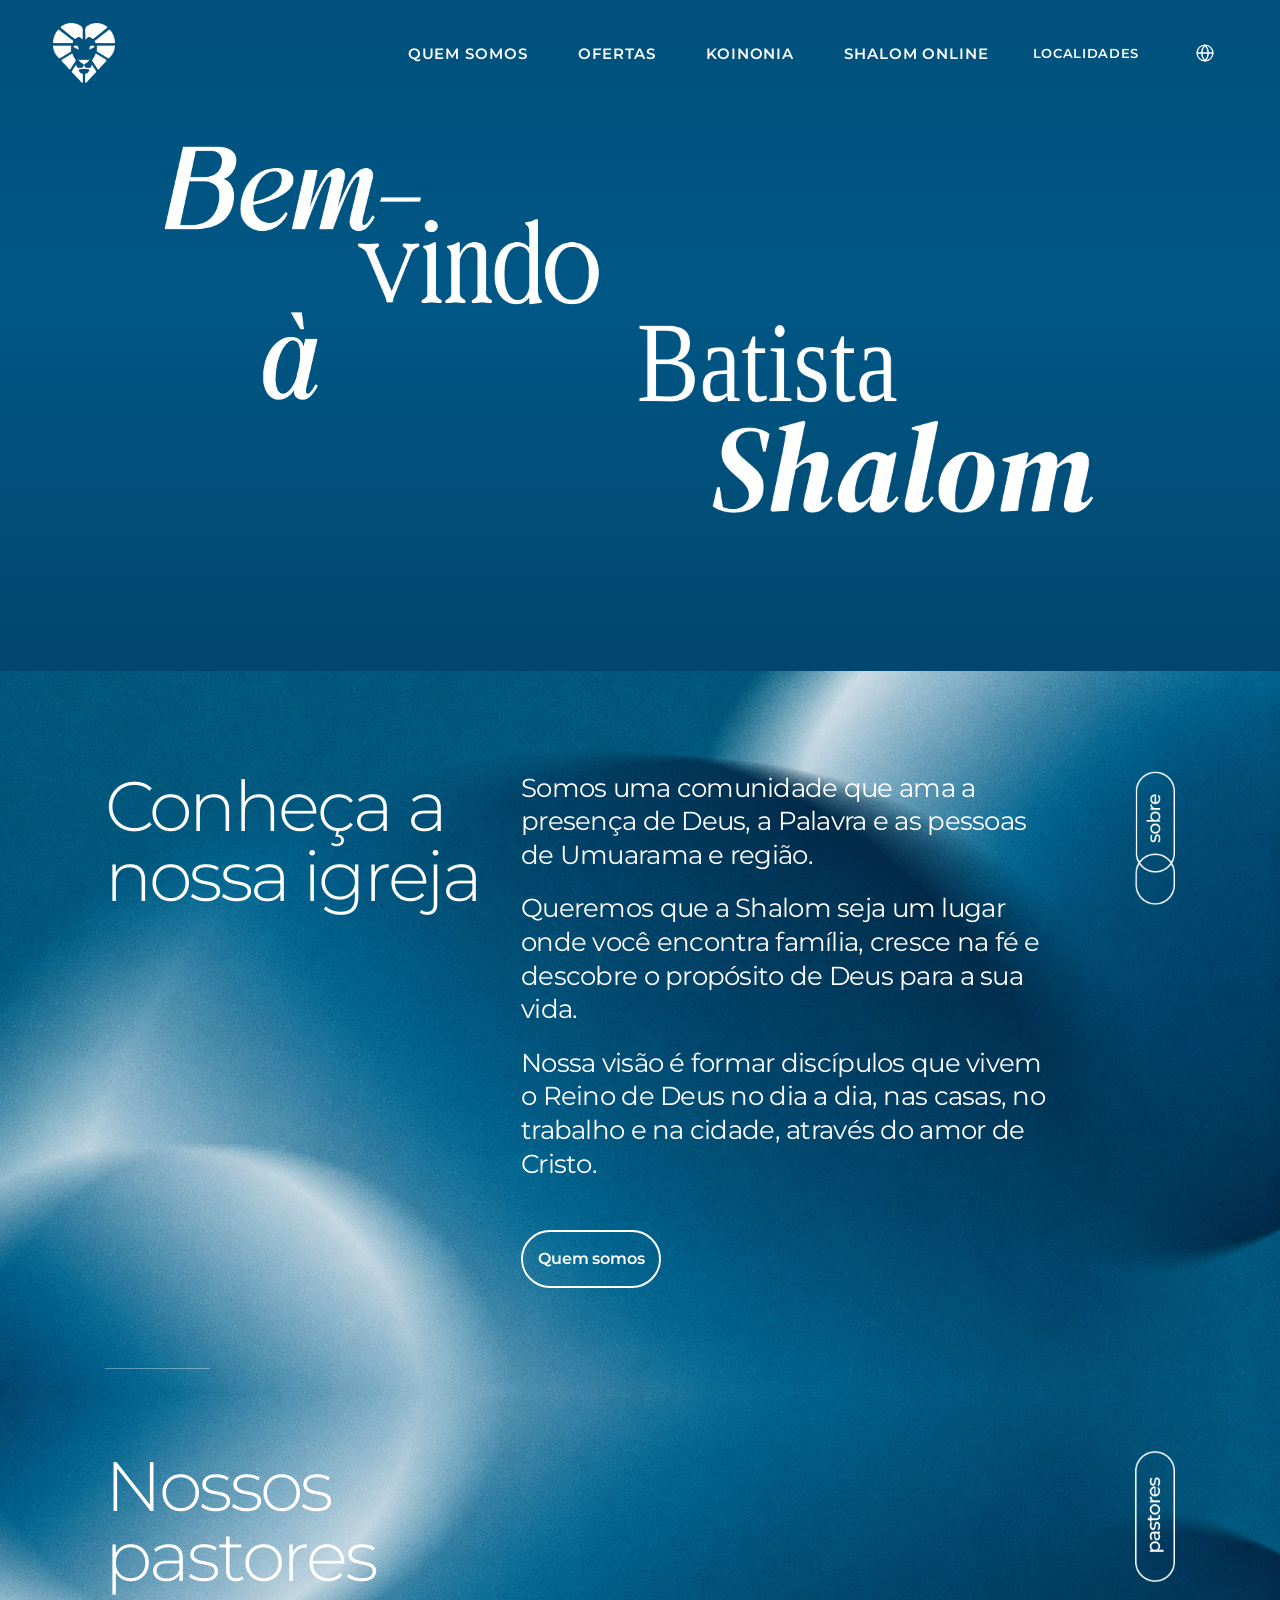
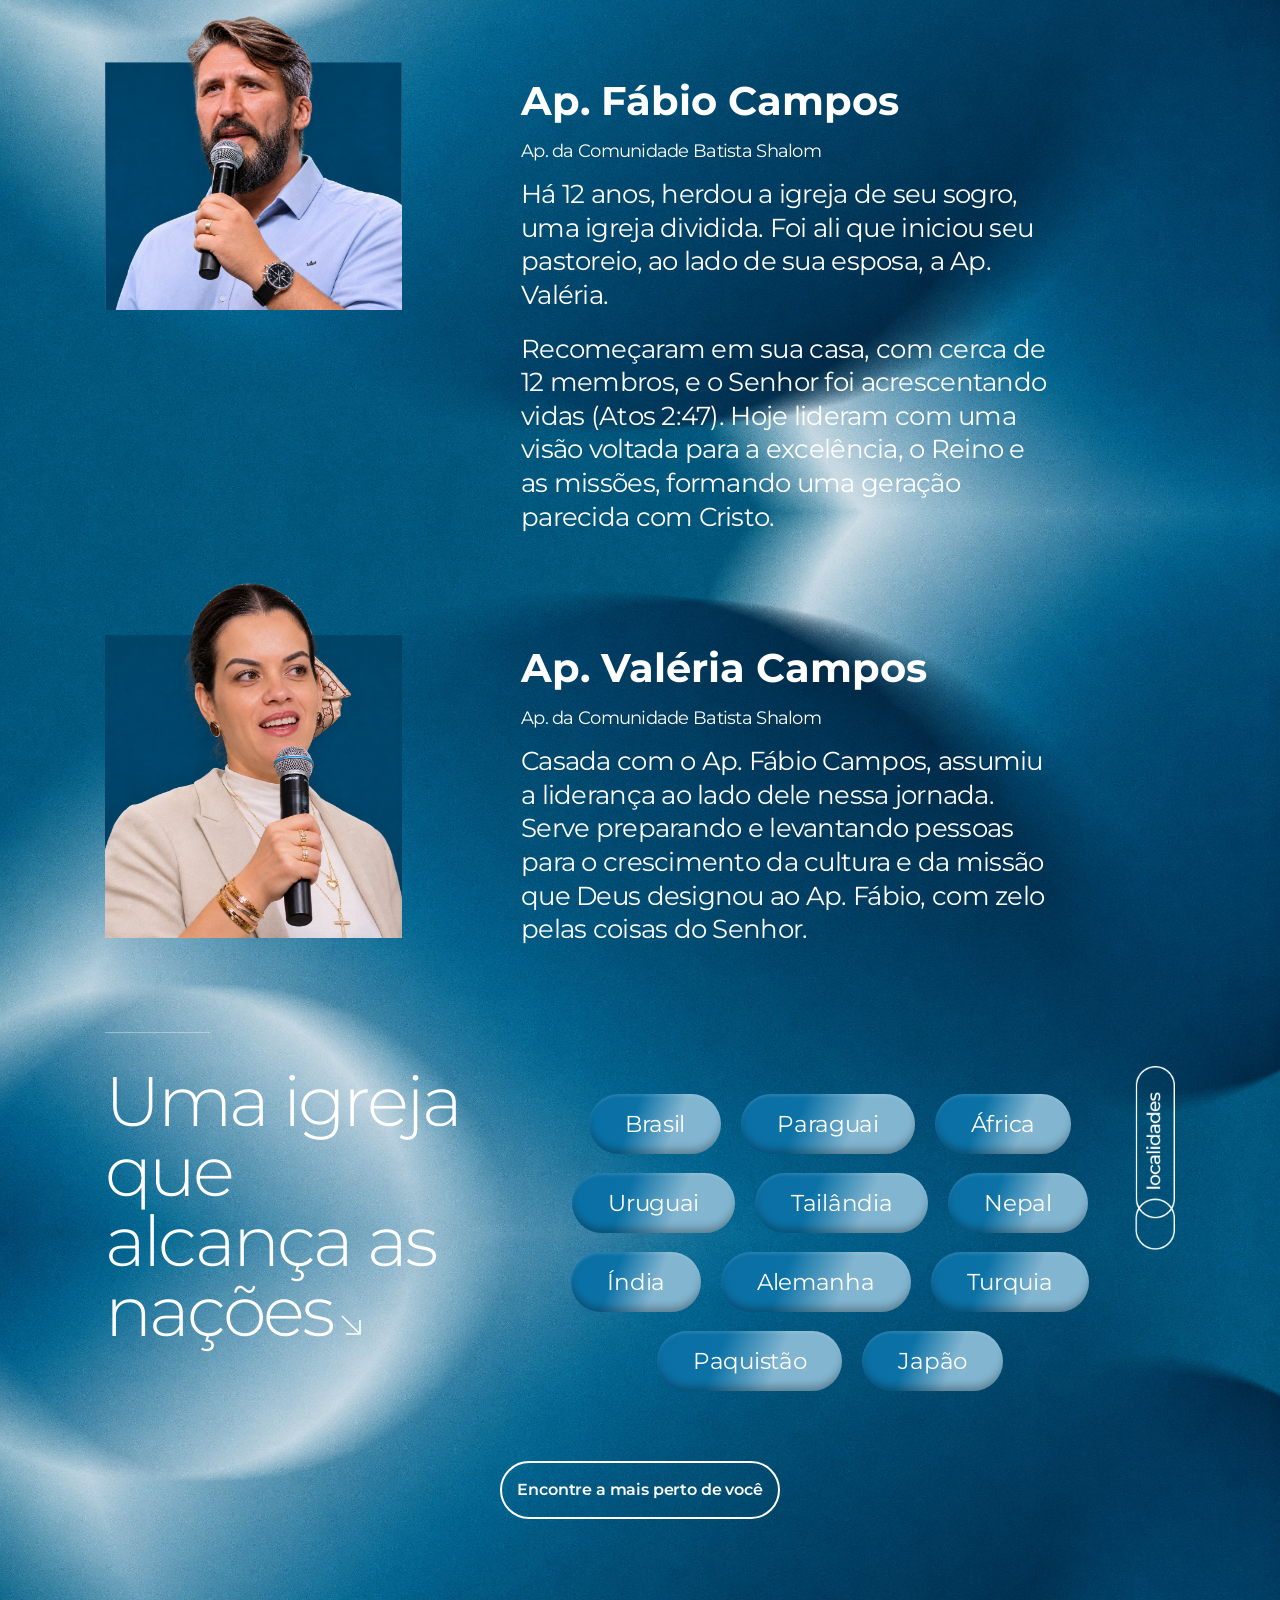
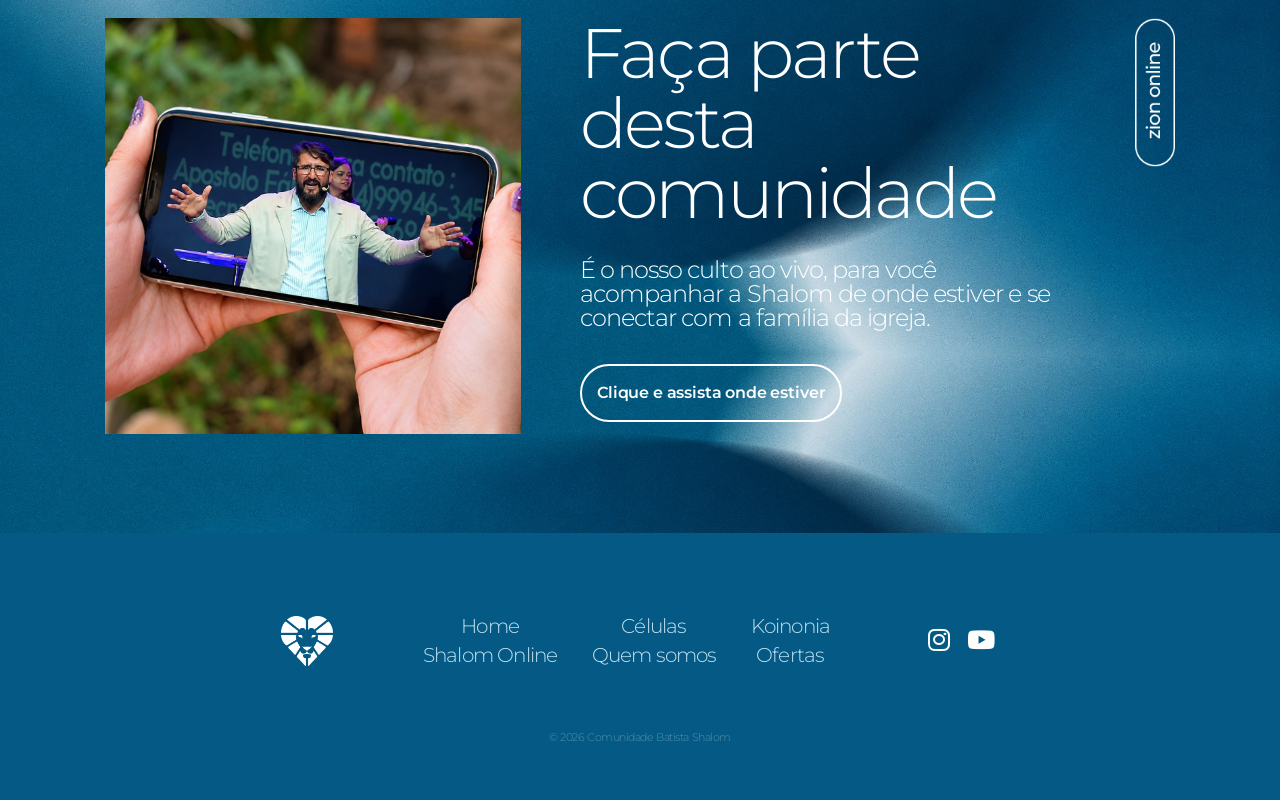
<file: index.html>
<!DOCTYPE html>
<html lang="pt-BR">
<head>
<meta charset="UTF-8">
<meta name="viewport" content="width=device-width, initial-scale=1">
<meta name="robots" content="noindex, nofollow">
<title>Comunidade Batista Shalom - Home</title>
<link rel="icon" type="image/png" href="assets/favicon-branco.png?v=1">
<link rel="preconnect" href="https://fonts.googleapis.com">
<link rel="preconnect" href="https://fonts.gstatic.com" crossorigin>
<link rel="stylesheet" href="https://cdnjs.cloudflare.com/ajax/libs/font-awesome/6.5.2/css/all.min.css">
<link href="https://fonts.googleapis.com/css2?family=Montserrat:wght@300;400;600;700&display=swap" rel="stylesheet">
<link rel="stylesheet" href="assets/site.css?v=blue20">
<style>
/* ═════════════ HERO ═════════════ */
.hero{position:relative;overflow:hidden;padding-bottom:50px}
.hero::before{content:'';display:block;aspect-ratio:1920/931}
.hero__media{position:absolute;inset:0;width:100%;height:100%;object-fit:cover;filter:saturate(.55)}
.hero__tint{position:absolute;inset:0;background:#0b72a8;mix-blend-mode:color;opacity:.92;pointer-events:none}
.hero__shade{position:absolute;inset:0;background:linear-gradient(180deg,rgba(3,40,66,.2) 0%,rgba(3,50,79,.1) 45%,rgba(3,40,66,.4) 100%)}
.hero__title{position:absolute;inset:0 0 50px 0;margin:0;pointer-events:none}
.hero__title picture,.hero__title img{display:block;width:100%;height:100%}

/* ═════════════ SEÇÃO PRINCIPAL ═════════════ */
.main{position:relative;overflow:hidden;background:var(--bg)}
.main__glow{position:absolute;inset:0;pointer-events:none;background:url(assets/bg-shalom-tile.jpg) center top/var(--bgsize) repeat-y}
.block{position:relative;display:flex;align-items:flex-start}

/* A — Conheça */
.sec-a{padding-top:100px}
.sec-a .h2{width:416px;flex-shrink:0}
.sec-a .col{width:534px}
.sec-a .btn{margin-top:50px}
.sec-a .tag{height:134px;top:100px}
.divider--a{margin:80px 0 82px}

/* B — Pastores */
.sec-b .head{position:relative}
.sec-b .head .h2{width:356px}
.sec-b .tag{height:131px}
.pastor{display:flex;align-items:flex-start}
.pastor__img{width:297px;height:358px;flex-shrink:0;margin-right:119px;background:center/cover no-repeat}
.pastor__img--1{background-image:url(assets/pastor-ap.png?v=2);background-size:100% 100%;height:auto!important;aspect-ratio:1000/990!important}
.pastor__img--2{background-image:url(assets/pastora-apv.png);background-size:100% 100%;height:auto!important;aspect-ratio:1000/1196!important}
.pastor__body{width:534px;padding-top:65px}
.pastor__name{display:block;font-size:40px;font-weight:700;line-height:40px;margin-bottom:21px}
.pastor__role{display:block;font-size:18px;font-weight:400;line-height:18px;letter-spacing:-.72px;margin-bottom:17px}
.pastor--1{margin-top:25px}
.pastor--2{margin-top:50px}
.divider--b{margin:86px 0 33px}

/* C — Células */
.sec-c .h2{width:356px;flex-shrink:0;position:relative}
.sec-c .arrow{display:inline-block;width:30px;height:30px;margin-left:4px;vertical-align:-4px}
.pills{position:relative;margin:28px 0 0 110px;width:518px;display:flex;flex-wrap:wrap;justify-content:center;gap:19px 20px}
.pill{position:relative;height:60px;padding:0 36px;display:flex;align-items:center;justify-content:center;border-radius:40px;background:linear-gradient(112deg,#0a6ea3 0%,#0c72a6 34%,#82b5d0 64%,#82b5d0 100%);box-shadow:inset 0 -7px 9px -3px rgba(0,0,0,.32),inset 0 2px 3px rgba(255,255,255,.12);font-size:23px;font-weight:400;letter-spacing:-.3px;color:#fff;white-space:nowrap}
.sec-c .tag{height:184px}
.cta-c{text-align:center;margin-top:70px}
.cta-c .btn{width:280px}
.marquee{display:none}

/* D — Online */
.sec-d{margin-top:99px;padding-bottom:99px}
.sec-d__img{width:416px;height:416px;object-fit:cover;flex-shrink:0;margin-right:59px}
.sec-d .col{width:475px}
.sec-d .h2{margin-bottom:30px}
.sec-d .sub{font-size:24px;font-weight:300;line-height:24px;letter-spacing:-.96px}
.sec-d .btn{margin-top:34px}
.sec-d .tag{height:149px}

/* ═════════════ TABLET (601–1024) ═════════════ */
@media(max-width:1024px){
  .hero{padding-bottom:0}
  .hero__title{inset:0}
  .sec-a{padding-top:50px}
  .sec-a .h2{width:294px}
  .sec-a .col{width:382px}
  .sec-a .tag{height:67px;top:50px}
  .sec-a .btn{margin-left:50px}
  .sec-b{margin-top:0}
  .sec-b .head .h2{width:294px}
  .sec-b .tag{height:65px}
  .pastor__img{width:353px;height:270px;margin:0 29px 0 29px}
  .pastor__body{width:294px;padding-top:47px}
    .pastor--1{margin-top:0}
  .sec-c{margin-top:64px}
  .sec-c .h2{width:382px;font-size:70px}
  .sec-c .arrow{display:block;margin:0;width:40px;height:40px}
  .pills{margin:70px 0 0 -39px;width:353px}
  .pills .pill{padding:0 28px;font-size:21px}
  .sec-c .tag{height:92px}
  .cta-c{margin-top:62px}
  .sec-d{flex-direction:column;align-items:center;margin-top:50px;padding-bottom:50px}
  .sec-d__img{width:500px;height:598px;margin:0}
  .sec-d .col{width:auto;text-align:center}
  .sec-d .col .h2,.sec-d .col .sub{display:none}
  .sec-d .tag{height:74px}
}

/* ═════════════ MOBILE (≤600) ═════════════ */
@media(max-width:600px){
  .hero{padding:0}
  .hero::before{aspect-ratio:375/651}
  .hero__media{object-position:46% 50%}
  .hero__title{inset:auto 0 0 0;aspect-ratio:1080/1741}
  .block{flex-direction:column}
  .sec-a{padding-top:0}
  .sec-a .h2,.sec-a .col,.sec-b .head .h2{width:100%}
  .sec-a .col{margin-top:42px}
  .sec-a .btn{margin:49px auto 0;display:flex;width:190px}
  .sec-a .tag{order:-1}
  .sec-b{margin-top:0}
  .sec-b .head{display:flex;flex-direction:column}
  .sec-b .head .tag{order:-1}
  .pastor{flex-direction:column}
  .pastor__img{width:100%;height:auto;aspect-ratio:290/222;margin:62px 0 0}
  .pastor--2 .pastor__img{margin-top:50px}
  .pastor__body{width:100%;padding-top:47px}
    .pastor__name{font-size:32px;line-height:34px;margin-bottom:14px}
  .sec-c{margin-top:120px}
  .sec-c .tag{order:-1;height:92px!important}
  .sec-c .h2{width:100%;font-size:56px;letter-spacing:-2.24px}
  .sec-c .arrow{display:block;margin:0;width:40px;height:40px}
  .pills{display:none}
  .marquee{display:flex;flex-direction:column;gap:10px;margin:59px -50px 0;width:100vw;overflow:hidden}
  .marquee__row{display:flex;gap:14px;width:max-content;animation:marquee 26s linear infinite}
  .marquee__row:nth-child(2){animation-direction:reverse;animation-duration:30s}
  .marquee__row:nth-child(3){animation-duration:22s}
  .marquee .pill{position:static;height:54px;font-size:21px;padding:0 30px;width:auto!important}
  .cta-c{margin-top:46px}
  .cta-c .btn{width:100%}
  .sec-d{margin-top:50px;align-items:stretch}
  .sec-d .tag{order:-1;height:74px!important}
  .sec-d__img{width:100%;height:auto;aspect-ratio:290/347;margin-top:30px}
  .sec-d .btn{width:100%;margin-top:30px}
}
@keyframes marquee{from{transform:translateX(0)}to{transform:translateX(-50%)}}
@media(prefers-reduced-motion:reduce){.marquee__row{animation:none}}
</style>
</head>
<body>

<div id="site-nav"></div>

<!-- ═════════════ HERO ═════════════ -->
<section class="hero">
  <!-- espaço do vídeo: troque o src quando tiver o vídeo da Shalom -->
  <video class="hero__media" autoplay muted loop playsinline src="assets/VideoHomeShalom.mp4"></video>
  <div class="hero__tint"></div>
  <div class="hero__shade"></div>
  <h1 class="hero__title">
    <picture>
      <source media="(max-width:600px)" srcset="assets/hero-titulo-mobile.png?v=1">
      <img src="assets/hero-titulo.png?v=1" alt="Bem-vindo à Batista Shalom">
    </picture>
  </h1>
</section>

<!-- ═════════════ CONTEÚDO ═════════════ -->
<section class="main">
  <div class="main__glow"></div>
  <div class="wrap">

    <!-- A · Conheça -->
    <div class="block sec-a">
      <img class="tag" src="assets/zion/tag-sobre.png" alt="sobre">
      <h2 class="h2">Conheça a nossa igreja</h2>
      <div class="col">
        <div class="txt">
          <p>Somos uma comunidade que ama a presença de Deus, a Palavra e as pessoas de Umuarama e região.</p>
          <p>Queremos que a Shalom seja um lugar onde você encontra família, cresce na fé e descobre o propósito de Deus para a sua vida.</p>
          <p>Nossa visão é formar discípulos que vivem o Reino de Deus no dia a dia, nas casas, no trabalho e na cidade, através do amor de Cristo.</p>
        </div>
        <a class="btn" href="/quem-somos">Quem somos</a>
      </div>
    </div>

    <div class="divider divider--a"></div>

    <!-- B · Pastores -->
    <div class="sec-b">
      <div class="head">
        <img class="tag" src="assets/zion/tag-pastores.png" alt="pastores">
        <h2 class="h2">Nossos pastores</h2>
      </div>
      <div class="pastor pastor--1">
        <div class="pastor__img pastor__img--1" role="img" aria-label="Ap. Fábio Campos"></div>
        <div class="pastor__body">
          <b class="pastor__name">Ap. Fábio Campos</b>
          <b class="pastor__role">Ap. da Comunidade Batista Shalom</b>
          <div class="txt">
            <p>Há 12 anos, herdou a igreja de seu sogro, uma igreja dividida. Foi ali que iniciou seu pastoreio, ao lado de sua esposa, a Ap. Valéria.</p>
            <p>Recomeçaram em sua casa, com cerca de 12 membros, e o Senhor foi acrescentando vidas (Atos 2:47). Hoje lideram com uma visão voltada para a excelência, o Reino e as missões, formando uma geração parecida com Cristo.</p>
          </div>
        </div>
      </div>
      <div class="pastor pastor--2">
        <div class="pastor__img pastor__img--2" role="img" aria-label="Ap. Valéria Campos"></div>
        <div class="pastor__body">
          <b class="pastor__name">Ap. Valéria Campos</b>
          <b class="pastor__role">Ap. da Comunidade Batista Shalom</b>
          <div class="txt">
            <p>Casada com o Ap. Fábio Campos, assumiu a liderança ao lado dele nessa jornada. Serve preparando e levantando pessoas para o crescimento da cultura e da missão que Deus designou ao Ap. Fábio, com zelo pelas coisas do Senhor.</p>
          </div>
        </div>
      </div>
    </div>

    <div class="divider divider--b"></div>

    <!-- C · Células -->
    <div class="block sec-c">
      <img class="tag" src="assets/zion/tag-localidades.png" alt="localidades">
      <h2 class="h2">Uma igreja que alcança as nações<svg class="arrow" viewBox="0 0 30 30" fill="none" stroke="#fff" stroke-width="1.6"><path d="M6 6l18 18M24 10v14H10"/></svg></h2>
      <div class="pills">
        <span class="pill">Brasil</span>
        <span class="pill">Paraguai</span>
        <span class="pill">África</span>
        <span class="pill">Uruguai</span>
        <span class="pill">Tailândia</span>
        <span class="pill">Nepal</span>
        <span class="pill">Índia</span>
        <span class="pill">Alemanha</span>
        <span class="pill">Turquia</span>
        <span class="pill">Paquistão</span>
        <span class="pill">Japão</span>
      </div>
      <div class="marquee" aria-hidden="true">
        <div class="marquee__row"><span class="pill">Brasil</span><span class="pill">Uruguai</span><span class="pill">Índia</span><span class="pill">Paquistão</span><span class="pill">Brasil</span><span class="pill">Uruguai</span><span class="pill">Índia</span><span class="pill">Paquistão</span><span class="pill">Brasil</span><span class="pill">Uruguai</span><span class="pill">Índia</span><span class="pill">Paquistão</span><span class="pill">Brasil</span><span class="pill">Uruguai</span><span class="pill">Índia</span><span class="pill">Paquistão</span></div>
        <div class="marquee__row"><span class="pill">Paraguai</span><span class="pill">Tailândia</span><span class="pill">Alemanha</span><span class="pill">Japão</span><span class="pill">Paraguai</span><span class="pill">Tailândia</span><span class="pill">Alemanha</span><span class="pill">Japão</span><span class="pill">Paraguai</span><span class="pill">Tailândia</span><span class="pill">Alemanha</span><span class="pill">Japão</span><span class="pill">Paraguai</span><span class="pill">Tailândia</span><span class="pill">Alemanha</span><span class="pill">Japão</span></div>
        <div class="marquee__row"><span class="pill">África</span><span class="pill">Nepal</span><span class="pill">Turquia</span><span class="pill">África</span><span class="pill">Nepal</span><span class="pill">Turquia</span><span class="pill">África</span><span class="pill">Nepal</span><span class="pill">Turquia</span><span class="pill">África</span><span class="pill">Nepal</span><span class="pill">Turquia</span></div>
      </div>
    </div>
    <div class="cta-c"><a class="btn" href="/todas-as-localidades">Encontre a mais perto de você</a></div>

    <!-- D · Online -->
    <div class="block sec-d">
      <img class="tag" src="assets/zion/tag-online.png" alt="online">
      <img class="sec-d__img" src="assets/celular-shalom.jpg" alt="Culto ao vivo no celular">
      <div class="col">
        <h2 class="h2">Faça parte desta comunidade</h2>
        <p class="sub">É o nosso culto ao vivo, para você acompanhar a Shalom de onde estiver e se conectar com a família da igreja.</p>
        <a class="btn" href="https://www.youtube.com/@ComunidadeBatistaShalom" target="_blank" rel="noopener">Clique e assista onde estiver</a>
      </div>
    </div>

  </div>
</section>

<div id="site-footer"></div>

<script src="assets/site.js?v=13"></script>
</body>
</html>
</file>
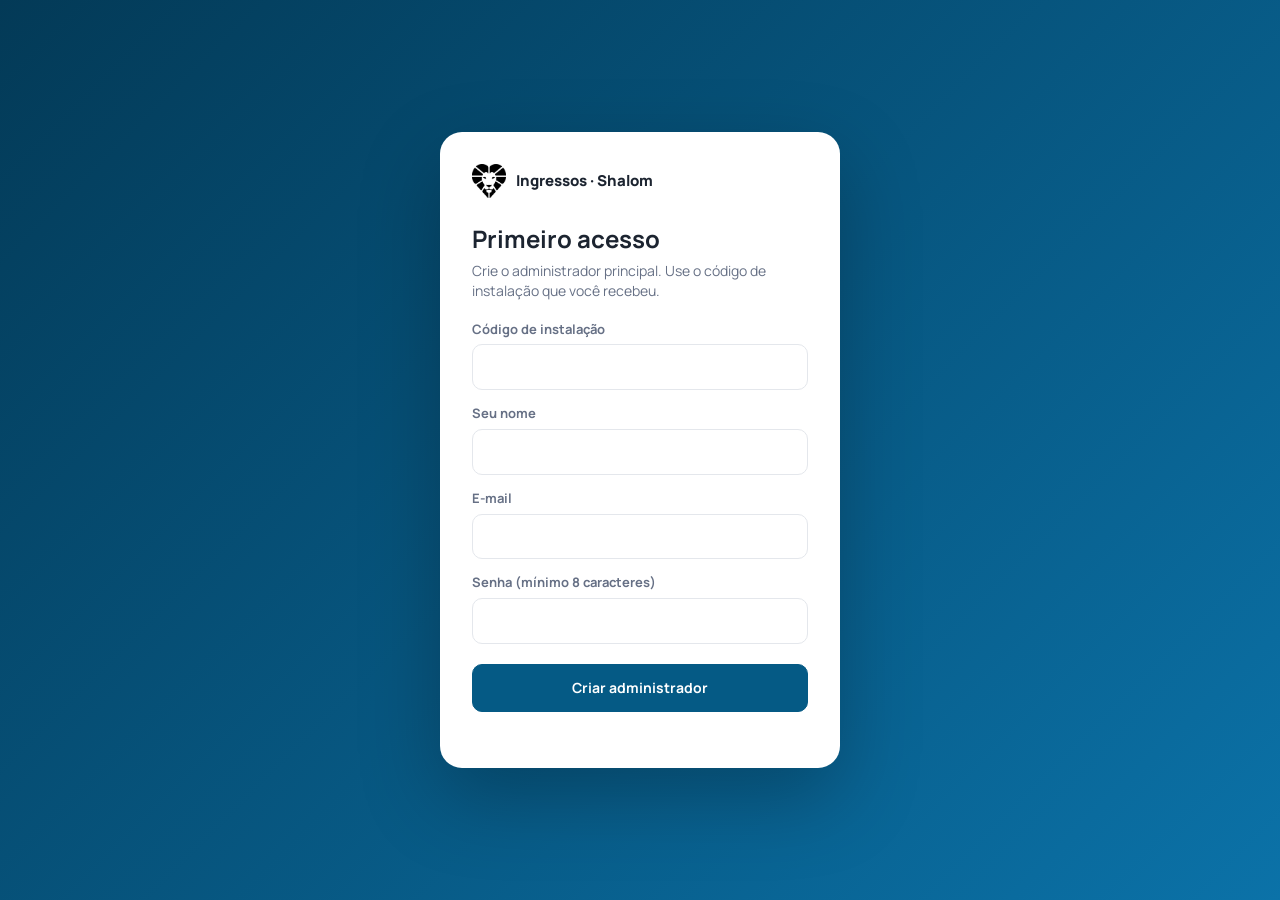
<file: ingressos/painel/index.html>
<!DOCTYPE html>
<html lang="pt-BR">
<head>
<meta charset="UTF-8">
<meta name="viewport" content="width=device-width, initial-scale=1">
<meta name="robots" content="noindex, nofollow">
<title>Painel de ingressos · Shalom</title>
<link rel="icon" type="image/png" href="/assets/favicon-branco.png?v=1">
<link href="https://fonts.googleapis.com/css2?family=Manrope:wght@400;500;600;700;800&display=swap" rel="stylesheet">
<link rel="stylesheet" href="https://cdnjs.cloudflare.com/ajax/libs/font-awesome/6.5.2/css/all.min.css">
<link rel="stylesheet" href="/ingressos/painel/painel.css?v=1">
</head>
<body>

<!-- entrada -->
<section class="entrada" id="telaEntrada" hidden>
  <div class="entrada__caixa">
    <div class="entrada__marca"><img src="/assets/logo.png" alt=""><span>Ingressos · Shalom</span></div>
    <form id="formInstalar" hidden>
      <h1>Primeiro acesso</h1>
      <p class="sub">Crie o administrador principal. Use o código de instalação que você recebeu.</p>
      <label>Código de instalação<input name="codigo" required autocomplete="off"></label>
      <label>Seu nome<input name="nome" required></label>
      <label>E-mail<input name="email" type="email" required autocomplete="username"></label>
      <label>Senha (mínimo 8 caracteres)<input name="senha" type="password" minlength="8" required autocomplete="new-password"></label>
      <button class="btn btn--pri btn--largo" type="submit">Criar administrador</button>
      <p class="erro"></p>
    </form>
    <form id="formLogin" hidden>
      <h1>Entrar no painel</h1>
      <p class="sub">Acesso da equipe de eventos.</p>
      <label>E-mail<input name="email" type="email" required autocomplete="username"></label>
      <label>Senha<input name="senha" type="password" required autocomplete="current-password"></label>
      <button class="btn btn--pri btn--largo" type="submit">Entrar</button>
      <p class="erro"></p>
    </form>
  </div>
</section>

<!-- app -->
<div class="app" id="app" hidden>
  <aside class="menu">
    <div class="menu__marca"><img src="/assets/logo.png" alt=""><span>Ingressos</span></div>
    <nav>
      <a href="#inicio" data-r="inicio"><i class="fa-solid fa-chart-simple"></i>Início</a>
      <a href="#eventos" data-r="eventos"><i class="fa-solid fa-calendar-days"></i>Eventos</a>
      <a href="#vendas" data-r="vendas"><i class="fa-solid fa-receipt"></i>Vendas</a>
      <a href="#cortesias" data-r="cortesias"><i class="fa-solid fa-gift"></i>Cortesias</a>
      <a href="#contas" data-r="contas"><i class="fa-solid fa-building-columns"></i>Recebimentos</a>
      <a href="#equipe" data-r="equipe"><i class="fa-solid fa-users"></i>Equipe</a>
      <a href="/checkin" target="_blank" rel="noopener"><i class="fa-solid fa-qrcode"></i>Check-in</a>
    </nav>
    <div class="menu__eu">
      <span id="euNome"></span>
      <a href="#conta" data-r="conta"><i class="fa-solid fa-gear"></i>Minha conta</a>
      <button type="button" id="sair"><i class="fa-solid fa-arrow-right-from-bracket"></i>Sair</button>
    </div>
  </aside>
  <main class="conteudo" id="conteudo"></main>
</div>

<div class="modal" id="modal" hidden><div class="modal__caixa" id="modalCaixa"></div></div>
<div class="toast" id="toast" hidden></div>

<script src="/ingressos/painel/painel.js?v=1"></script>
</body>
</html>
</file>
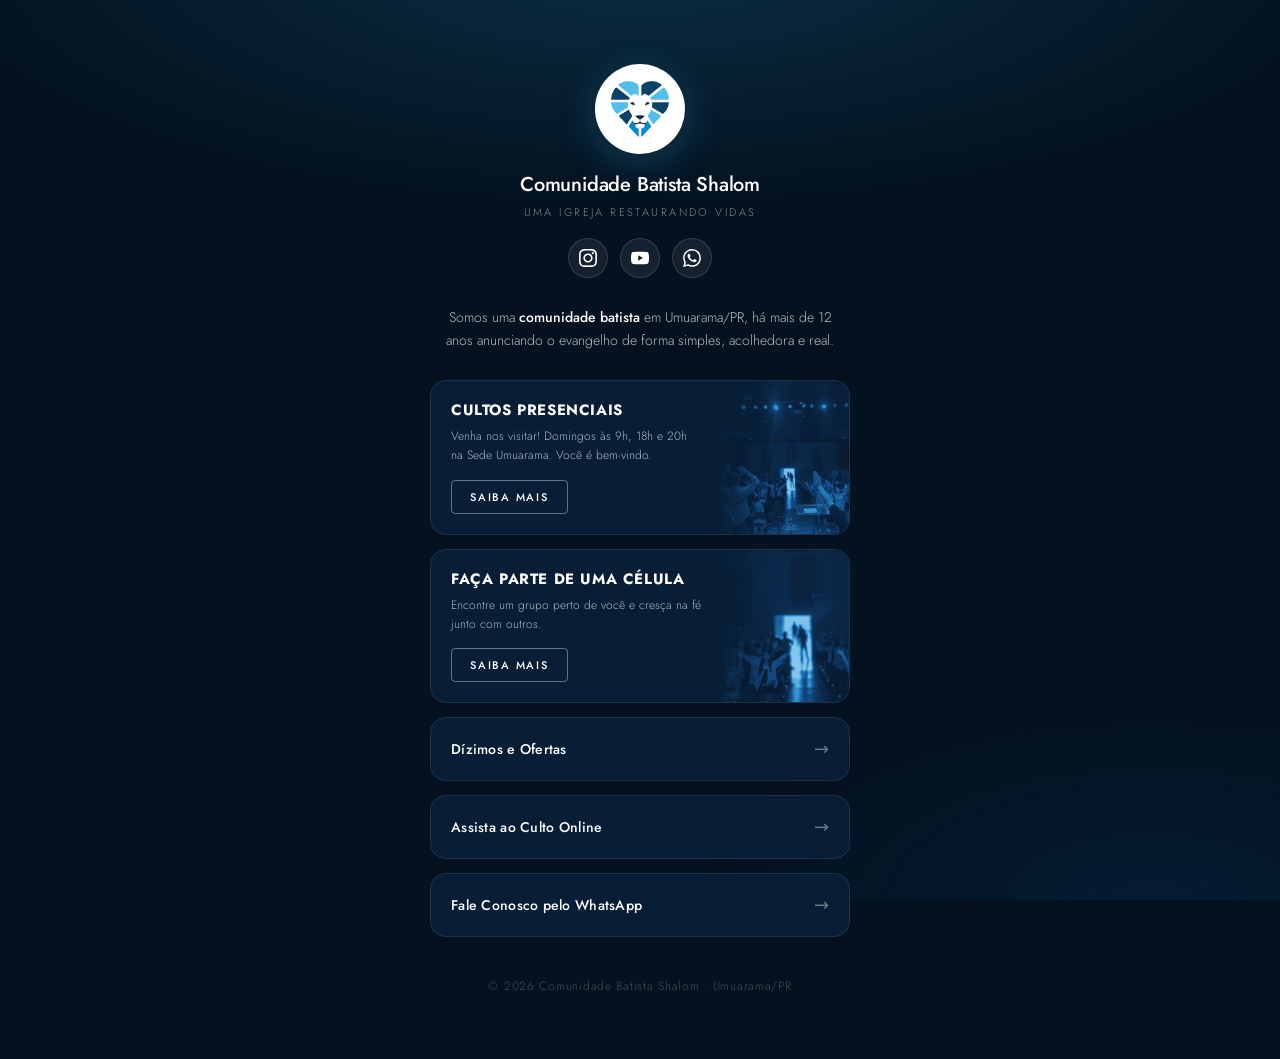
<file: links.html>
<!DOCTYPE html>
<html lang="pt-BR">
<head>
<meta charset="utf-8">
<meta name="viewport" content="width=device-width, initial-scale=1">
<title>Shalom — Links</title>
<link rel="preconnect" href="https://fonts.googleapis.com">
<link rel="preconnect" href="https://fonts.gstatic.com" crossorigin>
<link href="https://fonts.googleapis.com/css2?family=Jost:wght@200;300;400;500;600;700&display=swap" rel="stylesheet">
<style>
*, *::before, *::after { box-sizing: border-box; margin: 0; padding: 0; }
html, body { min-height: 100%; }
body {
  font-family: 'Jost', system-ui, sans-serif;
  -webkit-font-smoothing: antialiased;
  background: #04111f;
  color: #fff;
  display: flex;
  flex-direction: column;
  align-items: center;
  padding: clamp(36px,8vh,64px) 18px clamp(40px,8vh,64px);
  min-height: 100vh;
}

/* gradiente de fundo */
body::before {
  content: '';
  position: fixed;
  inset: 0;
  background:
    radial-gradient(ellipse 90% 45% at 50% -5%, rgba(43,179,232,.18), transparent 65%),
    radial-gradient(ellipse 55% 35% at 90% 100%, rgba(20,90,160,.15), transparent 65%);
  pointer-events: none;
  z-index: 0;
}

.container {
  position: relative;
  z-index: 1;
  width: 100%;
  max-width: 420px;
  display: flex;
  flex-direction: column;
  align-items: center;
}

/* ── cabeçalho ── */
.logo-wrap {
  width: 90px;
  height: 90px;
  border-radius: 50%;
  background: #fff;
  display: flex;
  align-items: center;
  justify-content: center;
  box-shadow: 0 8px 36px rgba(43,179,232,.26), 0 2px 10px rgba(0,0,0,.3);
  margin-bottom: 16px;
  overflow: hidden;
  flex-shrink: 0;
}
.logo-wrap img { width: 64%; height: 64%; object-fit: contain; }

.church-name {
  font-weight: 500;
  font-size: 20px;
  letter-spacing: -.01em;
  text-align: center;
}
.church-slogan {
  margin-top: 5px;
  font-weight: 300;
  font-size: 11px;
  letter-spacing: .22em;
  text-transform: uppercase;
  color: rgba(255,255,255,.5);
  text-align: center;
}

/* ── redes sociais ── */
.social-row {
  display: flex;
  gap: 12px;
  margin-top: 18px;
  margin-bottom: 28px;
}
.social-icon {
  width: 40px; height: 40px;
  border-radius: 50%;
  display: flex; align-items: center; justify-content: center;
  cursor: pointer;
  text-decoration: none;
  background: rgba(255,255,255,.07);
  border: 1px solid rgba(255,255,255,.13);
  transition: transform .22s, border-color .22s, background .22s;
}
.social-icon:hover {
  transform: translateY(-3px);
  border-color: rgba(43,179,232,.5);
  background: rgba(43,179,232,.12);
}
.social-icon svg { width: 18px; height: 18px; fill: #fff; }

/* ── bio text ── */
.bio {
  font-weight: 300;
  font-size: 14px;
  line-height: 1.65;
  color: rgba(255,255,255,.72);
  text-align: center;
  margin-bottom: 28px;
  padding: 0 4px;
}
.bio strong { color: #fff; font-weight: 500; }

/* ── cards ── */
.cards { width: 100%; display: flex; flex-direction: column; gap: 14px; }

.card {
  width: 100%;
  border-radius: 16px;
  overflow: hidden;
  background: #071e36;
  border: 1px solid rgba(255,255,255,.09);
  display: flex;
  align-items: stretch;
  min-height: 120px;
  text-decoration: none;
  color: #fff;
  position: relative;
  transition: transform .25s cubic-bezier(.2,.7,.2,1), box-shadow .25s, border-color .25s;
  cursor: pointer;
}
.card:hover {
  transform: translateY(-3px);
  box-shadow: 0 14px 40px rgba(43,179,232,.18);
  border-color: rgba(43,179,232,.35);
}

/* lado esquerdo — texto */
.card-body {
  flex: 1;
  padding: 20px 18px 20px 20px;
  display: flex;
  flex-direction: column;
  justify-content: space-between;
  gap: 10px;
  min-width: 0;
}
.card-title {
  font-weight: 700;
  font-size: 15px;
  letter-spacing: .04em;
  text-transform: uppercase;
  line-height: 1.2;
}
.card-desc {
  font-weight: 300;
  font-size: 12px;
  line-height: 1.6;
  color: rgba(255,255,255,.68);
  flex: 1;
}
.card-cta {
  display: inline-block;
  margin-top: 4px;
  padding: 8px 18px;
  background: transparent;
  border: 1px solid rgba(255,255,255,.38);
  color: #fff;
  font-family: inherit;
  font-size: 11px;
  font-weight: 500;
  letter-spacing: .16em;
  text-transform: uppercase;
  border-radius: 4px;
  align-self: flex-start;
  transition: background .22s, border-color .22s;
  cursor: pointer;
}
.card:hover .card-cta {
  background: rgba(43,179,232,.18);
  border-color: #2bb3e8;
}

/* lado direito — imagem */
.card-img {
  width: 130px;
  flex-shrink: 0;
  position: relative;
  overflow: hidden;
}
.card-img img {
  position: absolute;
  inset: 0;
  width: 100%; height: 100%;
  object-fit: cover;
  transition: transform 1s cubic-bezier(.2,.7,.2,1);
}
.card:hover .card-img img { transform: scale(1.06); }
.card-img-overlay {
  position: absolute;
  inset: 0;
  background: linear-gradient(90deg, #071e36 0%, transparent 40%);
}

/* card sem imagem (link simples) */
.card.simple {
  min-height: 64px;
  align-items: center;
}
.card.simple .card-body {
  flex-direction: row;
  align-items: center;
  justify-content: space-between;
  gap: 12px;
  padding: 18px 20px;
}
.card.simple .card-title {
  font-size: 14px;
  font-weight: 500;
  text-transform: none;
  letter-spacing: .02em;
}
.card.simple .card-arrow {
  color: rgba(255,255,255,.4);
  font-size: 18px;
  flex-shrink: 0;
  transition: color .22s, transform .22s;
}
.card:hover.simple .card-arrow {
  color: #2bb3e8;
  transform: translateX(4px);
}

/* ── footer ── */
.footer-credit {
  margin-top: 40px;
  font-weight: 300;
  font-size: 12px;
  color: rgba(255,255,255,.25);
  letter-spacing: .06em;
  text-align: center;
}
</style>
</head>
<body>
<div class="container">

  <!-- CABEÇALHO -->
  <div class="logo-wrap">
    <img src="assets/logo.png" alt="Shalom">
  </div>
  <div class="church-name">Comunidade Batista Shalom</div>
  <div class="church-slogan">Uma Igreja Restaurando Vidas</div>

  <!-- REDES SOCIAIS -->
  <div class="social-row">
    <a class="social-icon" id="link-ig" href="#" target="_blank" title="Instagram">
      <svg viewBox="0 0 24 24"><path d="M12 2.163c3.204 0 3.584.012 4.85.07 3.252.148 4.771 1.691 4.919 4.919.058 1.265.069 1.645.069 4.849 0 3.205-.012 3.584-.069 4.849-.149 3.225-1.664 4.771-4.919 4.919-1.266.058-1.644.07-4.85.07-3.204 0-3.584-.012-4.849-.07-3.26-.149-4.771-1.699-4.919-4.92-.058-1.265-.07-1.644-.07-4.849 0-3.204.013-3.583.07-4.849.149-3.227 1.664-4.771 4.919-4.919 1.266-.057 1.645-.069 4.849-.069zm0-2.163c-3.259 0-3.667.014-4.947.072-4.358.2-6.78 2.618-6.98 6.98-.059 1.281-.073 1.689-.073 4.948 0 3.259.014 3.668.072 4.948.2 4.358 2.618 6.78 6.98 6.98 1.281.058 1.689.072 4.948.072 3.259 0 3.668-.014 4.948-.072 4.354-.2 6.782-2.618 6.979-6.98.059-1.28.073-1.689.073-4.948 0-3.259-.014-3.667-.072-4.947-.196-4.354-2.617-6.78-6.979-6.98-1.281-.059-1.69-.073-4.949-.073zm0 5.838c-3.403 0-6.162 2.759-6.162 6.162s2.759 6.163 6.162 6.163 6.162-2.759 6.162-6.163c0-3.403-2.759-6.162-6.162-6.162zm0 10.162c-2.209 0-4-1.79-4-4 0-2.209 1.791-4 4-4s4 1.791 4 4c0 2.21-1.791 4-4 4zm6.406-11.845c-.796 0-1.441.645-1.441 1.44s.645 1.44 1.441 1.44c.795 0 1.439-.645 1.439-1.44s-.644-1.44-1.439-1.44z"/></svg>
    </a>
    <a class="social-icon" id="link-yt" href="#" target="_blank" title="YouTube">
      <svg viewBox="0 0 24 24"><path d="M23.495 6.205a3.007 3.007 0 0 0-2.088-2.088c-1.87-.501-9.396-.501-9.396-.501s-7.507-.01-9.396.501A3.007 3.007 0 0 0 .527 6.205a31.247 31.247 0 0 0-.522 5.805 31.247 31.247 0 0 0 .522 5.783 3.007 3.007 0 0 0 2.088 2.088c1.868.502 9.396.502 9.396.502s7.506 0 9.396-.502a3.007 3.007 0 0 0 2.088-2.088 31.247 31.247 0 0 0 .5-5.783 31.247 31.247 0 0 0-.5-5.805zM9.609 15.601V8.408l6.264 3.602z"/></svg>
    </a>
    <a class="social-icon" id="link-wa" href="#" target="_blank" title="WhatsApp">
      <svg viewBox="0 0 24 24"><path d="M17.472 14.382c-.297-.149-1.758-.867-2.03-.967-.273-.099-.471-.148-.67.15-.197.297-.767.966-.94 1.164-.173.199-.347.223-.644.075-.297-.15-1.255-.463-2.39-1.475-.883-.788-1.48-1.761-1.653-2.059-.173-.297-.018-.458.13-.606.134-.133.298-.347.446-.52.149-.174.198-.298.298-.497.099-.198.05-.371-.025-.52-.075-.149-.669-1.612-.916-2.207-.242-.579-.487-.5-.669-.51-.173-.008-.371-.01-.57-.01-.198 0-.52.074-.792.372-.272.297-1.04 1.016-1.04 2.479 0 1.462 1.065 2.875 1.213 3.074.149.198 2.096 3.2 5.077 4.487.709.306 1.262.489 1.694.625.712.227 1.36.195 1.871.118.571-.085 1.758-.719 2.006-1.413.248-.694.248-1.289.173-1.413-.074-.124-.272-.198-.57-.347m-5.421 7.403h-.004a9.87 9.87 0 0 1-5.031-1.378l-.361-.214-3.741.982.998-3.648-.235-.374a9.86 9.86 0 0 1-1.51-5.26c.001-5.45 4.436-9.884 9.888-9.884 2.64 0 5.122 1.03 6.988 2.898a9.825 9.825 0 0 1 2.893 6.994c-.003 5.45-4.437 9.884-9.885 9.884m8.413-18.297A11.815 11.815 0 0 0 12.05 0C5.495 0 .16 5.335.157 11.892c0 2.096.547 4.142 1.588 5.945L.057 24l6.305-1.654a11.882 11.882 0 0 0 5.683 1.448h.005c6.554 0 11.89-5.335 11.893-11.893a11.821 11.821 0 0 0-3.48-8.413z"/></svg>
    </a>
  </div>

  <!-- BIO -->
  <p class="bio" id="bio-text">
    Somos uma <strong>comunidade batista</strong> em Umuarama/PR, há mais de 12 anos anunciando o evangelho de forma simples, acolhedora e real.
  </p>

  <!-- CARDS -->
  <div class="cards" id="cards-list"></div>

  <div class="footer-credit">© <span id="ano"></span> Comunidade Batista Shalom · Umuarama/PR</div>
</div>

<script>
/* ═══════════════════════════════════════
   PAINEL — edite para atualizar os cards
   ═══════════════════════════════════════ */
const PAINEL = {
  social: {
    instagram: 'https://instagram.com/',
    youtube:   'https://youtube.com/',
    whatsapp:  'https://wa.me/5544999990000',
  },

  bio: 'Somos uma <strong>comunidade batista</strong> em Umuarama/PR, há mais de 12 anos anunciando o evangelho de forma simples, acolhedora e real.',

  /* tipo: 'card' (com imagem) ou 'simple' (linha simples) */
  links: [
    {
      tipo:  'card',
      titulo: 'Cultos Presenciais',
      desc:   'Venha nos visitar! Domingos às 9h, 18h e 20h na Sede Umuarama. Você é bem-vindo.',
      cta:    'Saiba mais',
      img:    'assets/culto-duotone.jpg',
      url:    'index.html',
    },
    {
      tipo:  'card',
      titulo: 'Faça Parte de uma Célula',
      desc:   'Encontre um grupo perto de você e cresça na fé junto com outros.',
      cta:    'Saiba mais',
      img:    'assets/culto-band.jpg',
      url:    'index.html',
    },
    {
      tipo:  'simple',
      titulo: 'Dízimos e Ofertas',
      url:    'index.html',
    },
    {
      tipo:  'simple',
      titulo: 'Assista ao Culto Online',
      url:    'https://youtube.com/',
    },
    {
      tipo:  'simple',
      titulo: 'Fale Conosco pelo WhatsApp',
      url:    'https://wa.me/5544999990000',
    },
  ],
};

/* social */
document.getElementById('link-ig').href = PAINEL.social.instagram;
document.getElementById('link-yt').href = PAINEL.social.youtube;
document.getElementById('link-wa').href = PAINEL.social.whatsapp;
document.getElementById('bio-text').innerHTML = PAINEL.bio;

/* cards */
const list = document.getElementById('cards-list');
list.innerHTML = PAINEL.links.map(l => {
  const target = l.url.startsWith('http') ? 'target="_blank"' : '';
  if (l.tipo === 'card') {
    return `
      <a class="card" href="${l.url}" ${target}>
        <div class="card-body">
          <div>
            <div class="card-title">${l.titulo}</div>
            <div class="card-desc" style="margin-top:8px;">${l.desc}</div>
          </div>
          <span class="card-cta">${l.cta}</span>
        </div>
        <div class="card-img">
          <img src="${l.img}" alt="${l.titulo}">
          <div class="card-img-overlay"></div>
        </div>
      </a>`;
  }
  return `
    <a class="card simple" href="${l.url}" ${target}>
      <div class="card-body">
        <div class="card-title">${l.titulo}</div>
        <span class="card-arrow">&#8594;</span>
      </div>
    </a>`;
}).join('');

document.getElementById('ano').textContent = new Date().getFullYear();
</script>
</body>
</html>
</file>
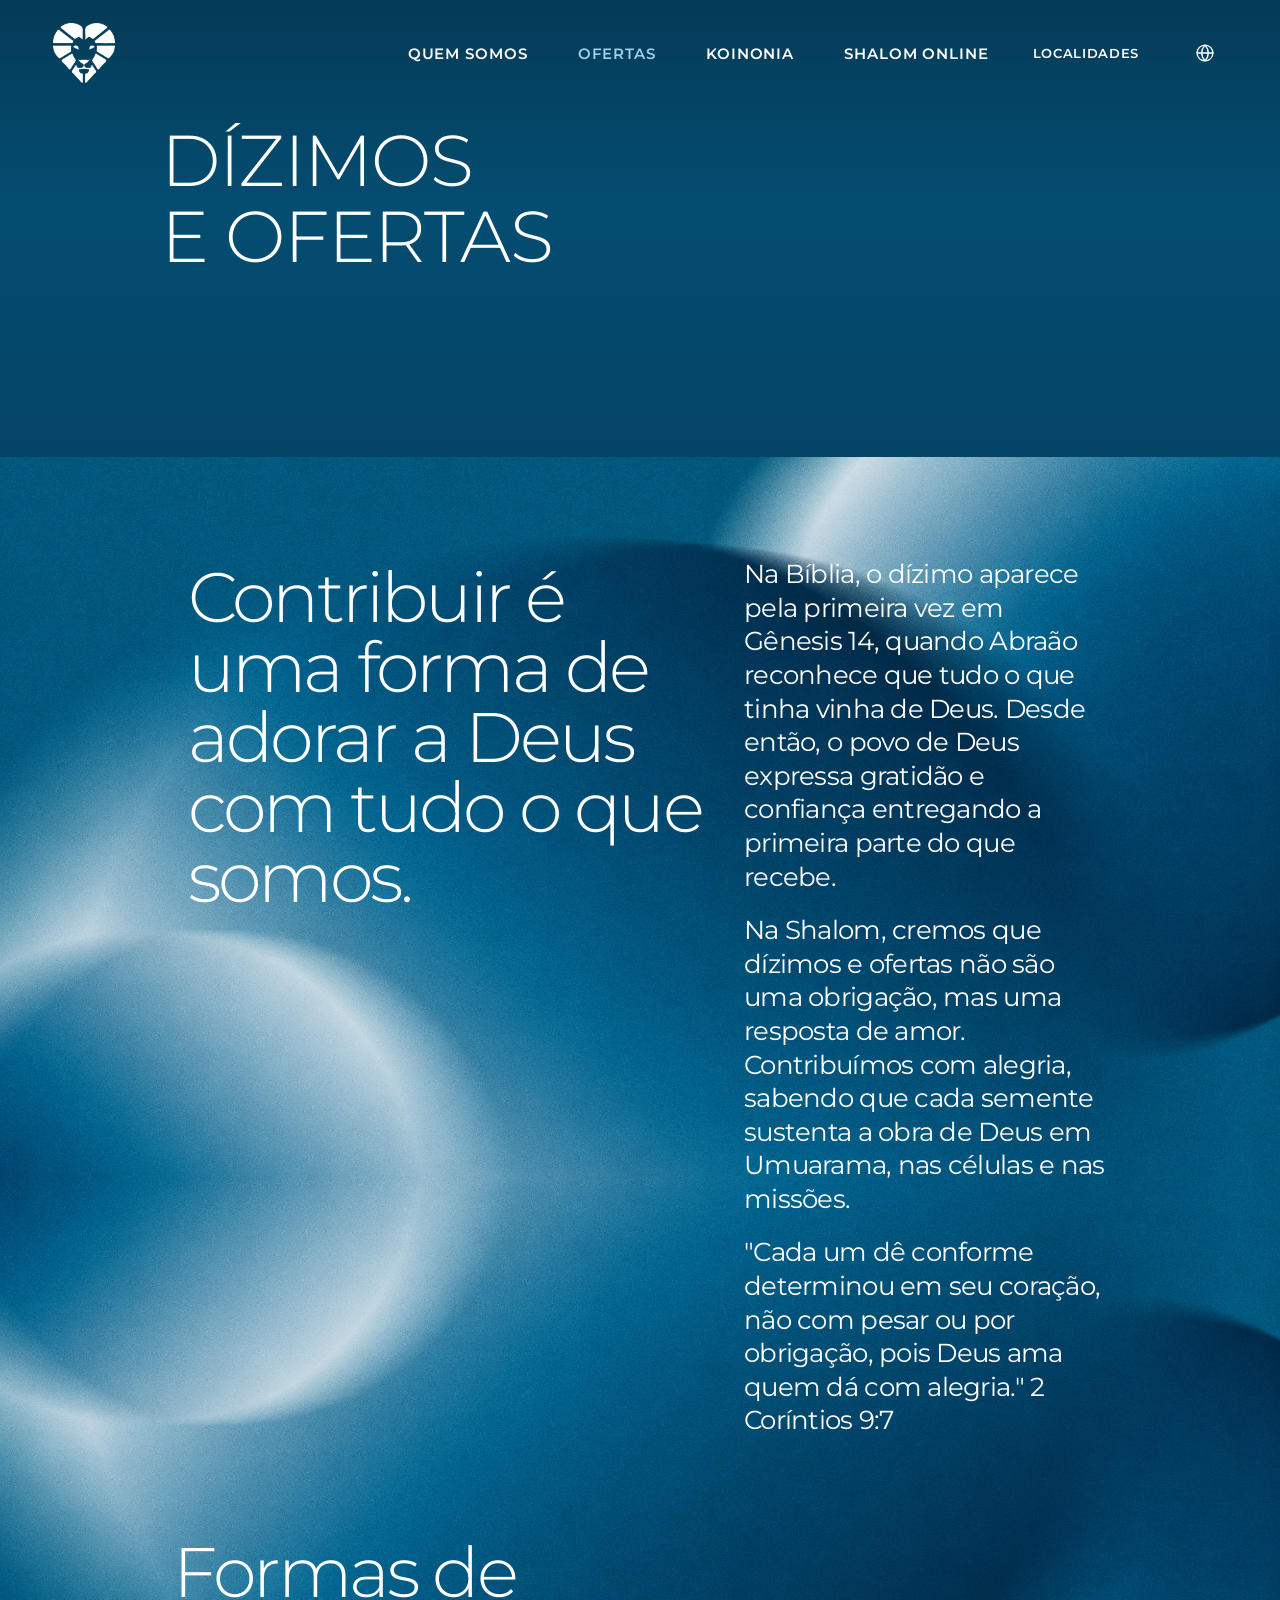
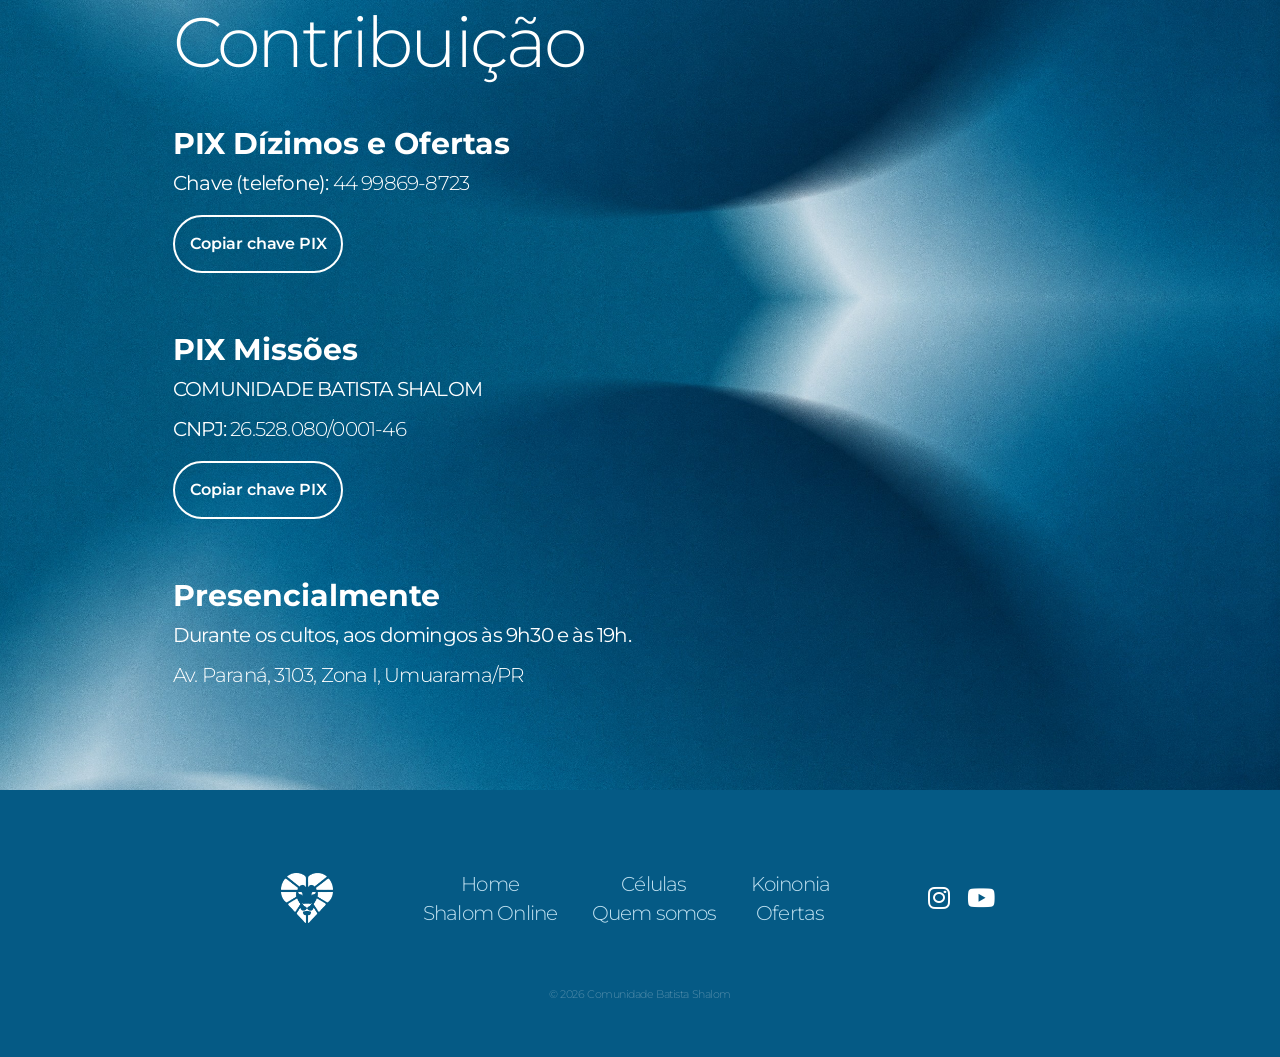
<file: ofertas.html>
<!DOCTYPE html>
<html lang="pt-BR">
<head>
<meta charset="UTF-8">
<meta name="viewport" content="width=device-width, initial-scale=1">
<meta name="robots" content="noindex, nofollow">
<title>Comunidade Batista Shalom - Ofertas</title>
<link rel="icon" type="image/png" href="assets/favicon-branco.png?v=1">
<link rel="preconnect" href="https://fonts.googleapis.com">
<link rel="preconnect" href="https://fonts.gstatic.com" crossorigin>
<link rel="stylesheet" href="https://cdnjs.cloudflare.com/ajax/libs/font-awesome/6.5.2/css/all.min.css">
<link href="https://fonts.googleapis.com/css2?family=Montserrat:wght@300;400;600;700&display=swap" rel="stylesheet">
<link rel="stylesheet" href="assets/site.css?v=blue7">
<style>
.banner{aspect-ratio:1425/509}
.banner__title{left:12.6%;bottom:auto;top:27%;font-size:5.6vw;line-height:1.05}

.of{position:relative;overflow:hidden;background:var(--bg);padding:100px 0 105px}
.of__glow{position:absolute;inset:0;pointer-events:none;background:url(assets/bg-shalom-tile.jpg) center top/var(--bgsize) repeat-y}
.of .wrap{width:min(934px, calc(100% - 100px))}

.intro{display:flex;justify-content:space-between;align-items:flex-start}
.intro .h2{width:541px;margin:5px 0 0 15px}
.intro .txt{width:363px}

.formas{margin-top:100px}
.formas .h2{max-width:560px}
.forma{margin-top:52px}
.forma + .forma{margin-top:62px}
.forma__titulo{display:block;font-size:30px;font-weight:700;line-height:30px;margin-bottom:10px}
.forma .btn{margin-top:4px}
.dados{margin-top:10px}
.dado{font-size:20px;line-height:20px;letter-spacing:-.8px;margin-top:14px}
.dado b{font-weight:400}
.dado span{font-weight:300}
.dado--forte{margin-top:20px}
.copiar{display:inline-flex;align-items:center;gap:8px;cursor:pointer;background:none;color:#fff;font-family:inherit}
.copiar.ok{background:#fff;color:var(--bg)}

@media(max-width:1024px){
  .intro{gap:40px}
  .intro .h2{width:auto;flex:1}
  .intro .txt{width:auto;flex:1}
}
@media(max-width:600px){
  .banner{aspect-ratio:390/499}
  .banner__title{top:auto;bottom:60px;font-size:48px}
  .of{padding:100px 0 50px}
  .intro{flex-direction:column;gap:0}
  .of .h2{font-size:40px;line-height:40px;letter-spacing:-1.6px}
  .intro .txt{margin-top:33px}
  .formas{margin-top:80px}
  .forma{margin-top:63px}
  .forma + .forma{margin-top:40px}
  .forma__titulo{font-size:21px;line-height:25px;margin-bottom:8px}
  .forma .btn{width:100%}
  .dado{font-size:16px;line-height:19px}
}
</style>
</head>
<body>

<div id="site-nav"></div>

<section class="banner">
  <!-- espaço do vídeo: troque o src quando tiver o vídeo da Shalom -->
  <video class="banner__media" autoplay muted loop playsinline src="https://cdn.subsplash.com/videos/2CD49G/_source/cf173e24-40f1-4444-b1db-8994d3e4cfc3/video.mp4"></video>
  <div class="banner__shade"></div>
  <h1 class="banner__title">Dízimos<br>e ofertas</h1>
</section>

<section class="of">
  <div class="of__glow"></div>
  <div class="wrap">

    <div class="intro">
      <h2 class="h2">Contribuir é uma forma de adorar a Deus com tudo o que somos.</h2>
      <div class="txt">
        <p>Na Bíblia, o dízimo aparece pela primeira vez em Gênesis 14, quando Abraão reconhece que tudo o que tinha vinha de Deus. Desde então, o povo de Deus expressa gratidão e confiança entregando a primeira parte do que recebe.</p>
        <p>Na Shalom, cremos que dízimos e ofertas não são uma obrigação, mas uma resposta de amor. Contribuímos com alegria, sabendo que cada semente sustenta a obra de Deus em Umuarama, nas células e nas missões.</p>
        <p>"Cada um dê conforme determinou em seu coração, não com pesar ou por obrigação, pois Deus ama quem dá com alegria." 2 Coríntios 9:7</p>
      </div>
    </div>

    <div class="formas">
      <h2 class="h2">Formas de Contribuição</h2>

      <div class="forma">
        <b class="forma__titulo">PIX Dízimos e Ofertas</b>
        <div class="dados">
          <p class="dado"><b>Chave (telefone): </b><span>44 99869-8723</span></p>
        </div>
        <button class="btn copiar" type="button" data-copiar="44998698723" style="margin-top:22px">Copiar chave PIX</button>
      </div>

      <div class="forma">
        <b class="forma__titulo">PIX Missões</b>
        <div class="dados">
          <p class="dado"><b>COMUNIDADE BATISTA SHALOM</b></p>
          <p class="dado dado--forte"><b>CNPJ: </b><span>26.528.080/0001-46</span></p>
        </div>
        <button class="btn copiar" type="button" data-copiar="26528080000146" style="margin-top:22px">Copiar chave PIX</button>
      </div>

      <div class="forma">
        <b class="forma__titulo">Presencialmente</b>
        <div class="dados">
          <p class="dado"><b>Durante os cultos, aos domingos às 9h30 e às 19h.</b></p>
          <p class="dado dado--forte"><span>Av. Paraná, 3103, Zona I, Umuarama/PR</span></p>
        </div>
      </div>
    </div>

  </div>
</section>

<div id="site-footer"></div>

<script src="assets/site.js?v=13"></script>
<script>
document.querySelectorAll('[data-copiar]').forEach(btn => {
  const original = btn.textContent;
  btn.addEventListener('click', async () => {
    try { await navigator.clipboard.writeText(btn.dataset.copiar); }
    catch (e) {
      const t = document.createElement('textarea');
      t.value = btn.dataset.copiar; document.body.appendChild(t); t.select();
      document.execCommand('copy'); t.remove();
    }
    btn.textContent = 'Chave copiada!'; btn.classList.add('ok');
    setTimeout(() => { btn.textContent = original; btn.classList.remove('ok'); }, 2000);
  });
});
</script>
</body>
</html>
</file>
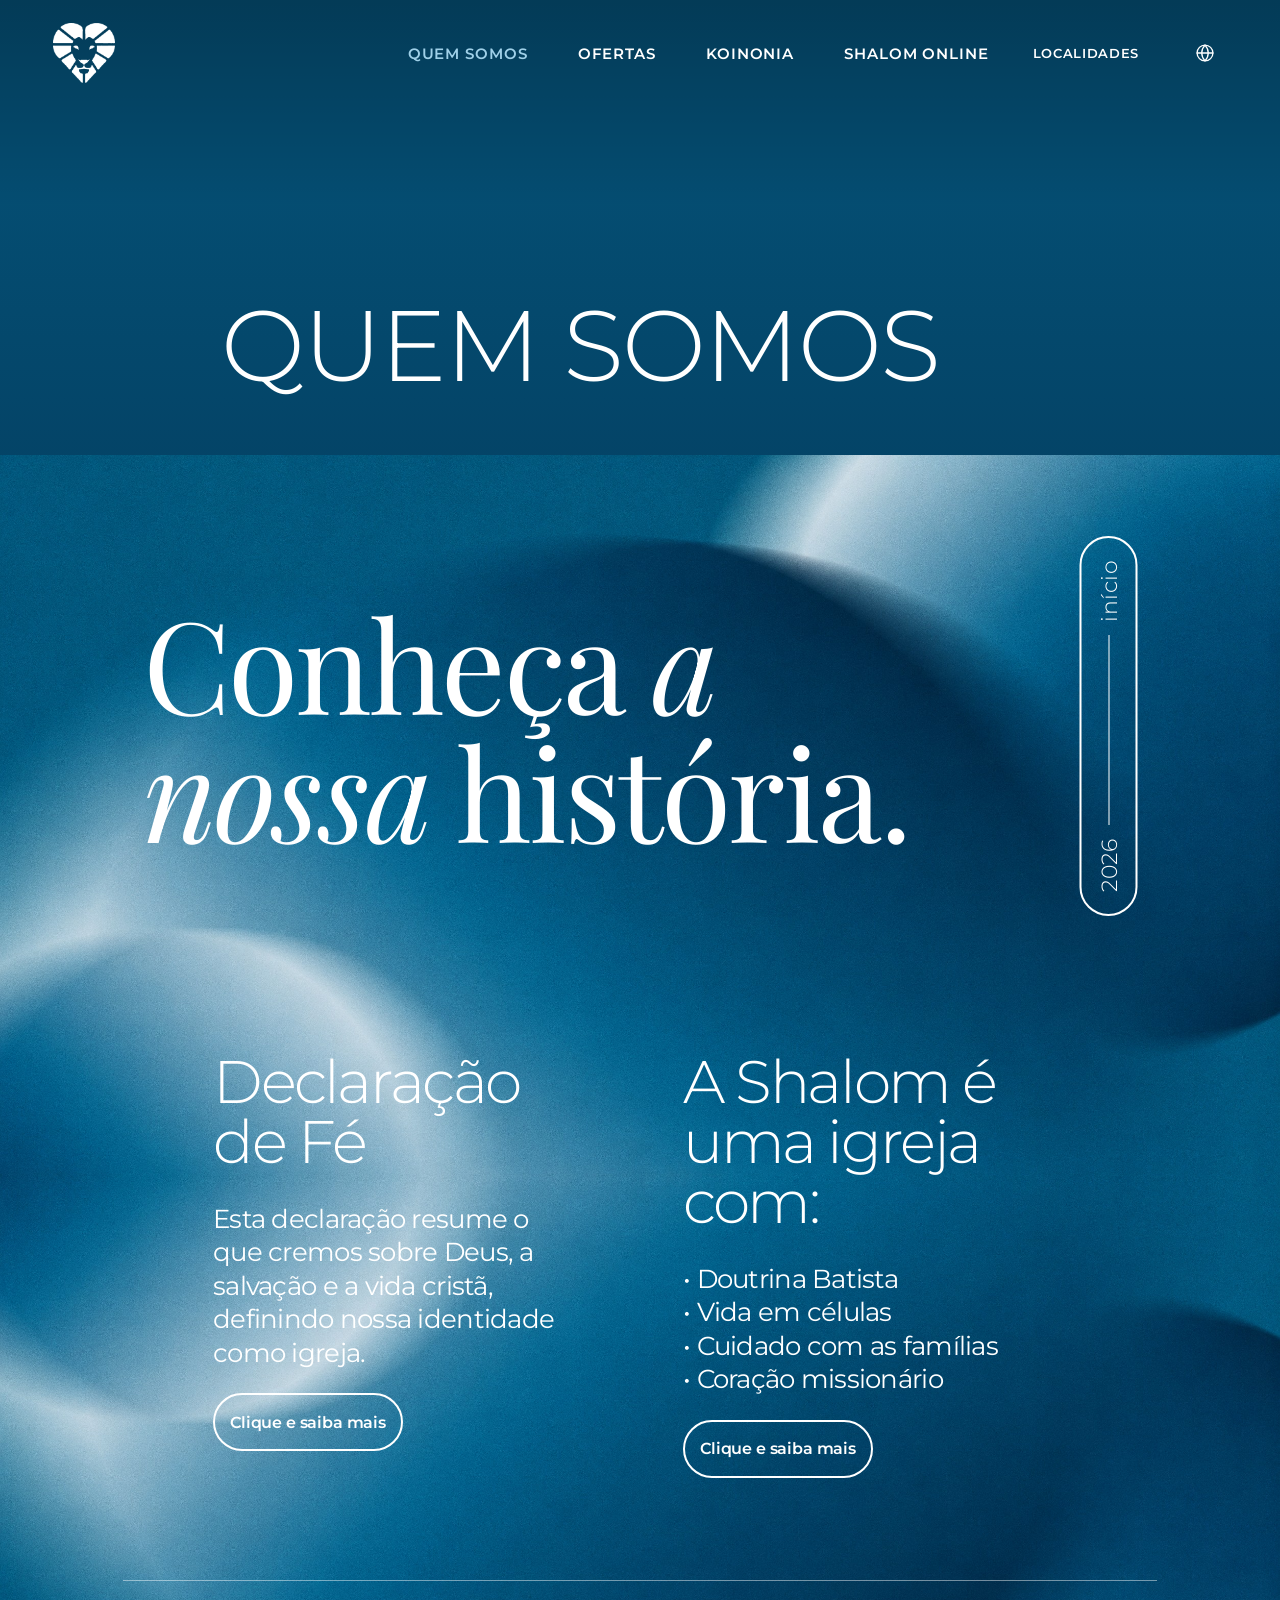
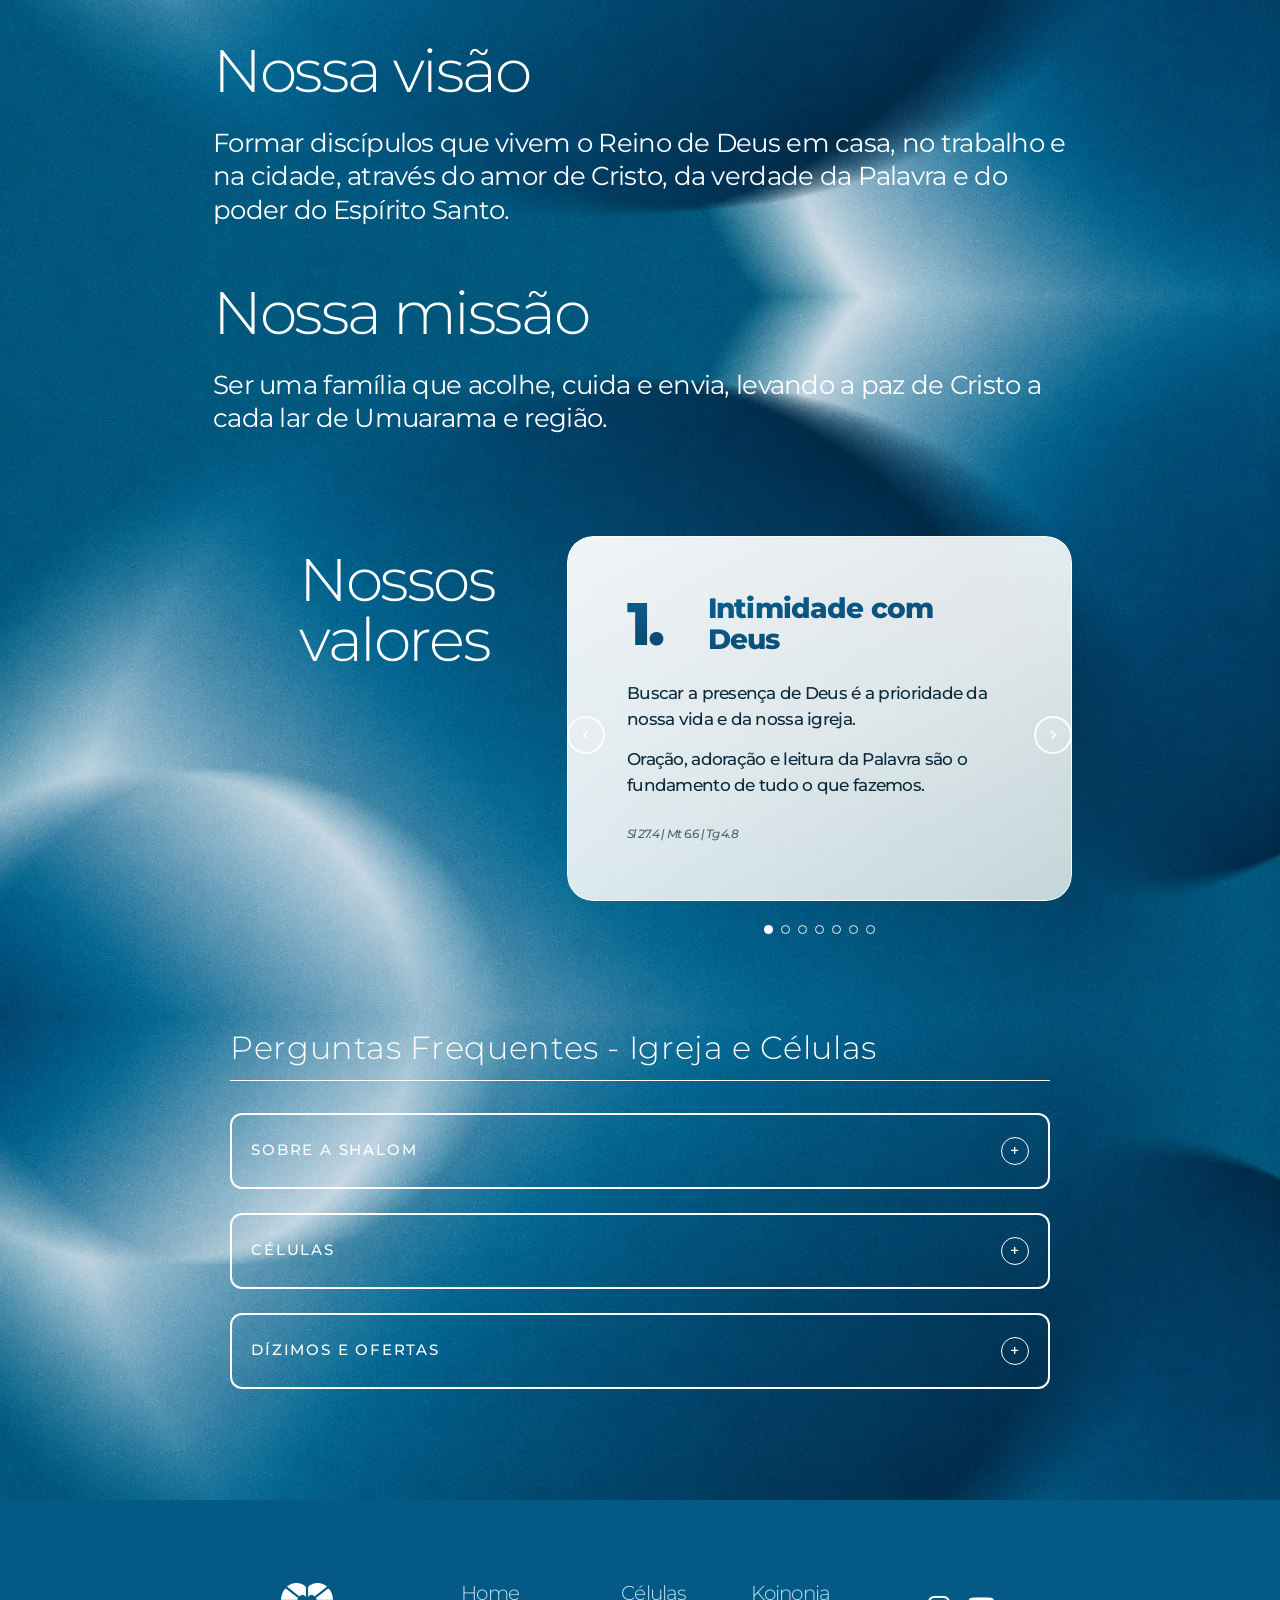
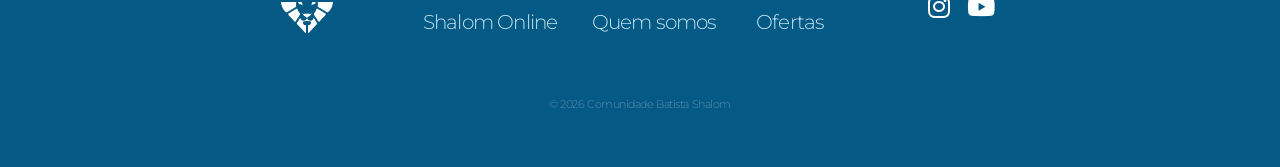
<file: quem-somos.html>
<!DOCTYPE html>
<html lang="pt-BR">
<head>
<meta charset="UTF-8">
<meta name="viewport" content="width=device-width, initial-scale=1">
<meta name="robots" content="noindex, nofollow">
<title>Comunidade Batista Shalom - Quem somos</title>
<link rel="icon" type="image/png" href="assets/favicon-branco.png?v=1">
<link rel="preconnect" href="https://fonts.googleapis.com">
<link rel="preconnect" href="https://fonts.gstatic.com" crossorigin>
<link rel="stylesheet" href="https://cdnjs.cloudflare.com/ajax/libs/font-awesome/6.5.2/css/all.min.css">
<link href="https://fonts.googleapis.com/css2?family=Montserrat:ital,wght@0,300;0,400;0,500;0,600;0,700;0,800;1,500&family=Playfair+Display:ital,wght@0,400;1,400;1,700;1,800&display=swap" rel="stylesheet">
<link rel="stylesheet" href="assets/site.css?v=blue7">
<style>
/* ═════════════ CONTEÚDO ═════════════ */
.qs{position:relative;overflow:hidden;background:var(--bg);padding:65px 0 87px}
.qs__glow{position:absolute;inset:0;pointer-events:none;background:url(assets/bg-shalom-tile.jpg) center top/var(--bgsize) repeat-y}
.qs__arc{position:absolute;left:0;top:0;width:100%;height:100%;pointer-events:none}
.qs .wrap{width:min(854px, calc(100% - 100px))}

/* banner da história */
.historia{display:block;position:relative;width:995px;max-width:calc(100vw - 100px);height:412px;margin:0 auto;left:50%;transform:translateX(-50%)}
.historia__txt{position:absolute;left:0;top:50%;transform:translateY(-50%);font-family:"Playfair Display",Georgia,serif;font-weight:400;font-size:128px;line-height:1.0;letter-spacing:-.02em;white-space:nowrap}
.historia__txt em{font-style:italic}
.historia__pill{position:absolute;right:0;top:50%;transform:translateY(-50%);width:58px;height:380px;border:2px solid #fff;border-radius:40px;display:flex;flex-direction:column;align-items:center;justify-content:space-between;padding:22px 0}
.historia__pill span{writing-mode:vertical-rl;transform:rotate(180deg);font-size:22px;font-weight:300;letter-spacing:.02em}
.historia__pill i{flex:1;width:1px;background:#fff;margin:14px 0}
.historia:hover .historia__pill{background:rgba(255,255,255,.08)}
.historia__btn{display:none}

/* declaração + igreja com */
.duas{display:flex;justify-content:space-between;margin-top:120px}
.duas__col{display:flex;flex-direction:column;align-items:flex-start}
.duas__col--1{width:342px}
.duas__col--2{width:384px}
.qs .h2{font-size:60px;line-height:60px;letter-spacing:-2.4px}
.duas .txt{margin-top:30px}
.duas .btn{margin-top:24px}
.lista li::before{content:'• '}
.linha{height:1px;background:rgba(255,255,255,.45);margin:102px -90px 60px}

.bloco + .bloco{margin-top:56px}
.bloco .txt{margin-top:25px}

/* valores (carrossel) */
.valores{display:flex;align-items:flex-start;margin-top:101px}
.valores .h2{width:171px;margin:14px 0 0 86px;flex-shrink:0}
.car{position:relative;width:505px;margin-left:97px;flex-shrink:0}
.car__view{overflow:hidden;border-radius:26px;touch-action:pan-y}
.car__track{display:flex;transition:transform .55s cubic-bezier(.65,.05,.36,1)}
.card{flex:0 0 100%;min-height:365px;display:flex;flex-direction:column;justify-content:center;border-radius:26px;padding:48px 59px;
  background:linear-gradient(155deg,rgba(255,255,255,.94) 0%,rgba(246,249,248,.9) 55%,rgba(228,238,235,.86) 100%);
  border:1.5px solid rgba(255,255,255,.85);color:#0b2a3d}
.card__head{display:flex;align-items:center;gap:13px;margin-bottom:26px}
.card__num,.card__title{font-weight:800;background:linear-gradient(170deg,#0a5a8a 15%,#0a4668 100%);-webkit-background-clip:text;background-clip:text;-webkit-text-fill-color:transparent;color:transparent}
.card__num{font-size:60px;line-height:.9;letter-spacing:-2.7px;min-width:68px;padding-right:.06em}
.card__title{font-size:28px;line-height:1.1;letter-spacing:-.84px}
.card__body{font-size:17px;font-weight:500;line-height:1.52;letter-spacing:-.72px}
.card__body + .card__body{margin-top:15px}
.card__refs{margin-top:26px;font-size:12px;font-weight:500;font-style:italic;line-height:1.55;letter-spacing:-.72px;color:#4d6370}
.car__arrow{position:absolute;top:50%;transform:translateY(-50%);width:38px;height:38px;border-radius:50%;background:rgba(255,255,255,.1);border:2px solid rgba(255,255,255,.9);display:flex;align-items:center;justify-content:center;cursor:pointer;z-index:5;transition:background .25s}
.car__arrow:hover{background:rgba(255,255,255,.22)}
.car__arrow svg{width:14px;height:14px;stroke:#fff;stroke-width:2.5;fill:none}
.car__arrow--prev{left:0}
.car__arrow--next{right:0}
.car__dots{display:flex;justify-content:center;gap:8px;margin-top:24px}
.car__dot{width:9px;height:9px;border-radius:50%;border:1.5px solid rgba(255,255,255,.9);background:transparent;cursor:pointer;padding:0;transition:background .25s}
.car__dot:hover{background:rgba(255,255,255,.4)}
.car__dot.is-active{background:#fff}

/* perguntas frequentes */
.faq{max-width:820px;margin:98px auto 0}
.faq h1{font-size:32px;font-weight:300;letter-spacing:.02em;line-height:1;padding-bottom:16px;margin-bottom:32px;border-bottom:1px solid #fff}
.grupo{border:2px solid #fff;border-radius:12px;margin-bottom:24px}
.grupo > summary{cursor:pointer;display:flex;align-items:center;gap:16px;padding:19.2px;font-size:14.96px;font-weight:500;letter-spacing:.12em;text-transform:uppercase;line-height:33.6px;list-style:none;user-select:none}
.grupo > summary span:first-child{flex:1}
.grupo[open] > summary{border-bottom:2px solid #fff}
.ico{width:28px;height:28px;border:1px solid #fff;border-radius:50%;display:flex;align-items:center;justify-content:center;flex-shrink:0;transition:transform .3s;font-size:16px;line-height:1;letter-spacing:0}
.grupo[open] > summary > .ico,.item[open] > summary > .ico{transform:rotate(45deg)}
summary::-webkit-details-marker{display:none}
.grupo__itens{padding:0 16px 0 16px}
.item{border-bottom:1px solid #fff}
.item:last-child{border-bottom:0}
.item > summary{cursor:pointer;display:flex;align-items:flex-start;gap:13.6px;padding:16px 0;font-size:16.8px;font-weight:400;line-height:1.6;letter-spacing:-.72px;list-style:none;user-select:none}
.item > summary .q{flex:1}
.item .n{font-size:13.2px;min-width:28.8px;line-height:1.6;padding-top:2px}
.item .ico{width:26px;height:26px}
.item__body{padding:0 0 16px 41.6px;font-size:15.84px;line-height:1.8;letter-spacing:-.72px}
.item__body p + p{margin-top:12px}
.item__body .ref{font-size:13.2px;margin-left:3px}

/* ═════════════ TABLET ═════════════ */
@media(max-width:1024px){
  .qs .wrap{width:calc(100% - 100px);max-width:720px}
  .historia{width:calc(100vw - 100px);height:auto;aspect-ratio:995/412}
  .historia__txt{font-size:11.6vw}
  .historia__pill{width:5.6vw;height:92%;padding:2vw 0}
  .historia__pill span{font-size:2.1vw}
  .duas{gap:40px}
  .duas__col{width:auto!important;flex:1}
  .linha{margin:80px 0 50px}
  .valores{flex-direction:column;align-items:flex-start}
  .valores .h2{width:auto;margin:0}
  .car{margin:40px auto 0;width:min(505px,100%)}
}

/* ═════════════ MOBILE ═════════════ */
@media(max-width:600px){
  .qs{padding:0 0 70px}
  .historia{width:100%;max-width:none;left:auto;transform:none;height:170px;aspect-ratio:auto;border:1px solid rgba(255,255,255,.25);border-radius:4px;padding:0 16px}
  .historia__txt{font-size:36px;left:16px}
  .historia__pill{right:12px;width:26px;height:150px;padding:10px 0;border-width:1.5px}
  .historia__pill span{font-size:10px}
  .historia__btn{display:flex;width:100%;margin-top:25px}
  .duas{flex-direction:column;margin-top:105px}
  .duas__col{width:100%!important}
  .qs .h2{font-size:44px;line-height:44px;letter-spacing:-1.76px}
  .duas .txt{margin-top:7px}
  .duas .btn{width:100%;margin-top:25px}
  .duas__col--2{margin-top:55px}
  .linha{display:none}
  .bloco{margin-top:118px}
  .bloco + .bloco{margin-top:55px}
  .bloco .h2,.valores .h2{font-size:56px;line-height:56px;letter-spacing:-2.24px}
  .bloco .txt{margin-top:31px}
  .valores{margin-top:54px}
  .car{width:calc(100% + 16px);margin:56px -8px 0}
  .card{min-height:360px;padding:32px 40px;border-radius:18px}
  .card__num{font-size:44px;min-width:50px}
  .card__title{font-size:22px}
  .card__body{font-size:15px}
  .card__refs{font-size:11px}
  .car__arrow{width:34px;height:34px}
  .car__arrow--prev{left:-4px}.car__arrow--next{right:-4px}
  .faq{margin-top:59px;left:0}
  .faq h1{line-height:2.1rem;padding-bottom:12px;margin-bottom:16px}
  .grupo{margin-bottom:12px;border-radius:8px}
  .grupo > summary{padding:14.4px;font-size:13.2px;gap:9.6px}
  .ico{width:22px;height:22px}
  .grupo__itens{padding:0 16px}
  .item > summary{padding:12px 0;gap:8px;font-size:14.96px}
  .item .n{font-size:10.4px;min-width:20.8px}
  .item .ico{width:22px;height:22px}
  .item__body{padding:0 0 8px 28.8px;font-size:12.8px;line-height:1.6}
}
</style>
</head>
<body>

<div id="site-nav"></div>

<!-- ═════════════ BANNER ═════════════ -->
<section class="banner">
  <!-- espaço do vídeo: troque o src quando tiver o vídeo da Shalom -->
  <video class="banner__media" autoplay muted loop playsinline src="https://cdn.subsplash.com/videos/2CD49G/_source/dcdcce13-64e2-429c-a899-ad0d37483abb/video.mp4"></video>
  <div class="banner__shade"></div>
  <h1 class="banner__title">Quem somos</h1>
</section>

<!-- ═════════════ CONTEÚDO ═════════════ -->
<section class="qs">
  <div class="qs__glow"></div>
  <svg class="qs__arc" style="display:none" viewBox="0 0 1425 2617" preserveAspectRatio="none" aria-hidden="true"><path d="M1060 760 C 980 1100, 640 1500, 40 1720" fill="none" stroke="rgba(255,255,255,.55)" stroke-width="1.2"/></svg>
  <div class="wrap">

    <a class="historia" href="#" aria-label="Conheça a nossa história">
      <span class="historia__txt">Conheça <em>a</em><br><em>nossa</em> história.</span>
      <span class="historia__pill"><span>início</span><i></i><span>2026</span></span>
    </a>
    <a class="btn historia__btn" href="#">Ver timeline</a>

    <div class="duas">
      <div class="duas__col duas__col--1">
        <h2 class="h2">Declaração de Fé</h2>
        <div class="txt"><p>Esta declaração resume o que cremos sobre Deus, a salvação e a vida cristã, definindo nossa identidade como igreja.</p></div>
        <a class="btn" href="#">Clique e saiba mais</a>
      </div>
      <div class="duas__col duas__col--2">
        <h2 class="h2">A Shalom é uma igreja com:</h2>
        <ul class="txt lista">
          <li>Doutrina Batista</li>
          <li>Vida em células</li>
          <li>Cuidado com as famílias</li>
          <li>Coração missionário</li>
        </ul>
        <a class="btn" href="#">Clique e saiba mais</a>
      </div>
    </div>

    <div class="linha"></div>

    <div class="bloco">
      <h2 class="h2">Nossa visão</h2>
      <div class="txt"><p>Formar discípulos que vivem o Reino de Deus em casa, no trabalho e na cidade, através do amor de Cristo, da verdade da Palavra e do poder do Espírito Santo.</p></div>
    </div>
    <div class="bloco">
      <h2 class="h2">Nossa missão</h2>
      <div class="txt"><p>Ser uma família que acolhe, cuida e envia, levando a paz de Cristo a cada lar de Umuarama e região.</p></div>
    </div>

    <div class="valores">
      <h2 class="h2">Nossos valores</h2>
      <div class="car" data-car>
        <div class="car__view">
          <div class="car__track">
            <article class="card">
              <div class="card__head"><span class="card__num">1.</span><h3 class="card__title">Intimidade com Deus</h3></div>
              <p class="card__body">Buscar a presença de Deus é a prioridade da nossa vida e da nossa igreja.</p>
              <p class="card__body">Oração, adoração e leitura da Palavra são o fundamento de tudo o que fazemos.</p>
              <p class="card__refs">Sl 27.4 | Mt 6.6 | Tg 4.8</p>
            </article>
            <article class="card">
              <div class="card__head"><span class="card__num">2.</span><h3 class="card__title">A Palavra</h3></div>
              <p class="card__body">A Bíblia é a nossa regra de fé e prática. Tudo o que ensinamos nasce dela.</p>
              <p class="card__refs">2 Tm 3.16-17 | Sl 119.105 | Js 1.8</p>
            </article>
            <article class="card">
              <div class="card__head"><span class="card__num">3.</span><h3 class="card__title">Família</h3></div>
              <p class="card__body">Cremos que a família é o projeto de Deus. Cuidamos de casais, pais e filhos para que cada lar seja um lugar de paz.</p>
              <p class="card__refs">Js 24.15 | Sl 127.1 | Ef 5.25</p>
            </article>
            <article class="card">
              <div class="card__head"><span class="card__num">4.</span><h3 class="card__title">Comunhão</h3></div>
              <p class="card__body">A igreja acontece nas casas. Nas células, ninguém caminha sozinho: compartilhamos a vida, a mesa e a fé.</p>
              <p class="card__refs">At 2.46-47 | Hb 10.24-25 | Sl 133.1</p>
            </article>
            <article class="card">
              <div class="card__head"><span class="card__num">5.</span><h3 class="card__title">Discipulado</h3></div>
              <p class="card__body">Cada pessoa é chamada a crescer e a ajudar outros a crescer. Somos discípulos que fazem discípulos.</p>
              <p class="card__refs">Mt 28.19-20 | 2 Tm 2.2 | Cl 1.28</p>
            </article>
            <article class="card">
              <div class="card__head"><span class="card__num">6.</span><h3 class="card__title">Missões</h3></div>
              <p class="card__body">Levamos o evangelho a Umuarama, ao Brasil e às nações, com oração, envio e generosidade.</p>
              <p class="card__refs">At 1.8 | Rm 10.14-15 | Mc 16.15</p>
            </article>
            <article class="card">
              <div class="card__head"><span class="card__num">7.</span><h3 class="card__title">Generosidade</h3></div>
              <p class="card__body">Tudo o que temos vem das mãos do Senhor. Contribuímos com alegria como forma de adoração.</p>
              <p class="card__refs">2 Co 9.7 | Ml 3.10 | At 20.35</p>
            </article>
          </div>
        </div>
        <button class="car__arrow car__arrow--prev" type="button" aria-label="Anterior"><svg viewBox="0 0 24 24"><path d="M15 5l-7 7 7 7"/></svg></button>
        <button class="car__arrow car__arrow--next" type="button" aria-label="Próximo"><svg viewBox="0 0 24 24"><path d="M9 5l7 7-7 7"/></svg></button>
        <div class="car__dots"></div>
      </div>
    </div>

    <div class="faq">
      <h1>Perguntas Frequentes - Igreja e Células</h1>

      <details class="grupo">
        <summary><span>Sobre a Shalom</span><span class="ico">+</span></summary>
        <div class="grupo__itens">
          <details class="item">
            <summary><span class="n">01</span><span class="q">Quais são os horários dos cultos?</span><span class="ico">+</span></summary>
            <div class="item__body"><p>Nossos cultos acontecem aos domingos, às 9h30 e às 19h. Durante a semana, a igreja se reúne nas células.</p></div>
          </details>
          <details class="item">
            <summary><span class="n">02</span><span class="q">Onde fica a igreja?</span><span class="ico">+</span></summary>
            <div class="item__body"><p>Estamos na Av. Paraná, 3103, Zona I, em Umuarama/PR.</p></div>
          </details>
          <details class="item">
            <summary><span class="n">03</span><span class="q">Posso assistir aos cultos online?</span><span class="ico">+</span></summary>
            <div class="item__body"><p>Sim. Os cultos são transmitidos ao vivo no nosso canal do YouTube, para você acompanhar de onde estiver.</p></div>
          </details>
          <details class="item">
            <summary><span class="n">04</span><span class="q">Como faço para me tornar membro?</span><span class="ico">+</span></summary>
            <div class="item__body"><p>Fale com a liderança depois de um culto ou com o líder da sua célula. Vamos te acompanhar nos próximos passos, incluindo o batismo. <span class="ref">(At 2:41)</span></p></div>
          </details>
        </div>
      </details>

      <details class="grupo">
        <summary><span>Células</span><span class="ico">+</span></summary>
        <div class="grupo__itens">
          <details class="item">
            <summary><span class="n">05</span><span class="q">O que é uma célula?</span><span class="ico">+</span></summary>
            <div class="item__body"><p>É um grupo pequeno que se reúne nas casas durante a semana para orar, estudar a Palavra e compartilhar a vida.</p></div>
          </details>
          <details class="item">
            <summary><span class="n">06</span><span class="q">Como encontro uma célula perto de mim?</span><span class="ico">+</span></summary>
            <div class="item__body"><p>Na página de células você vê o mapa com todas as células, filtra por idade e dia da semana e encontra a mais próxima da sua casa.</p></div>
          </details>
          <details class="item">
            <summary><span class="n">07</span><span class="q">Existem células para cada idade?</span><span class="ico">+</span></summary>
            <div class="item__body"><p>Sim. Temos células para adolescentes, jovens, adultos, casais e famílias, além de células abertas a todas as idades.</p></div>
          </details>
        </div>
      </details>

      <details class="grupo">
        <summary><span>Dízimos e Ofertas</span><span class="ico">+</span></summary>
        <div class="grupo__itens">
          <details class="item">
            <summary><span class="n">08</span><span class="q">Como posso contribuir?</span><span class="ico">+</span></summary>
            <div class="item__body"><p>Você pode contribuir pelo PIX ou presencialmente durante os cultos. Todas as formas estão na página de Ofertas.</p></div>
          </details>
          <details class="item">
            <summary><span class="n">09</span><span class="q">Como contribuo com as missões?</span><span class="ico">+</span></summary>
            <div class="item__body"><p>As ofertas missionárias têm um PIX próprio, pelo CNPJ da igreja. Os dados estão na página de Ofertas. <span class="ref">(2 Co 9:7)</span></p></div>
          </details>
        </div>
      </details>
    </div>

  </div>
</section>

<div id="site-footer"></div>

<script src="assets/site.js?v=13"></script>
<script>
document.querySelectorAll('[data-car]').forEach(car => {
  const track = car.querySelector('.car__track');
  const cards = [...track.children];
  const dots = car.querySelector('.car__dots');
  let i = 0;
  cards.forEach((_, n) => {
    const b = document.createElement('button');
    b.className = 'car__dot'; b.type = 'button'; b.setAttribute('aria-label', 'Valor ' + (n + 1));
    b.addEventListener('click', () => ir(n));
    dots.appendChild(b);
  });
  function ir(n) {
    i = (n + cards.length) % cards.length;
    track.style.transform = `translateX(${-100 * i}%)`;
    dots.querySelectorAll('.car__dot').forEach((d, k) => d.classList.toggle('is-active', k === i));
  }
  car.querySelector('.car__arrow--prev').addEventListener('click', () => ir(i - 1));
  car.querySelector('.car__arrow--next').addEventListener('click', () => ir(i + 1));
  let x0 = null;
  car.addEventListener('pointerdown', e => { x0 = e.clientX; });
  car.addEventListener('pointerup', e => {
    if (x0 === null) return;
    const dx = e.clientX - x0; x0 = null;
    if (Math.abs(dx) > 40) ir(i + (dx < 0 ? 1 : -1));
  });
  ir(0);
});
</script>
</body>
</html>
</file>
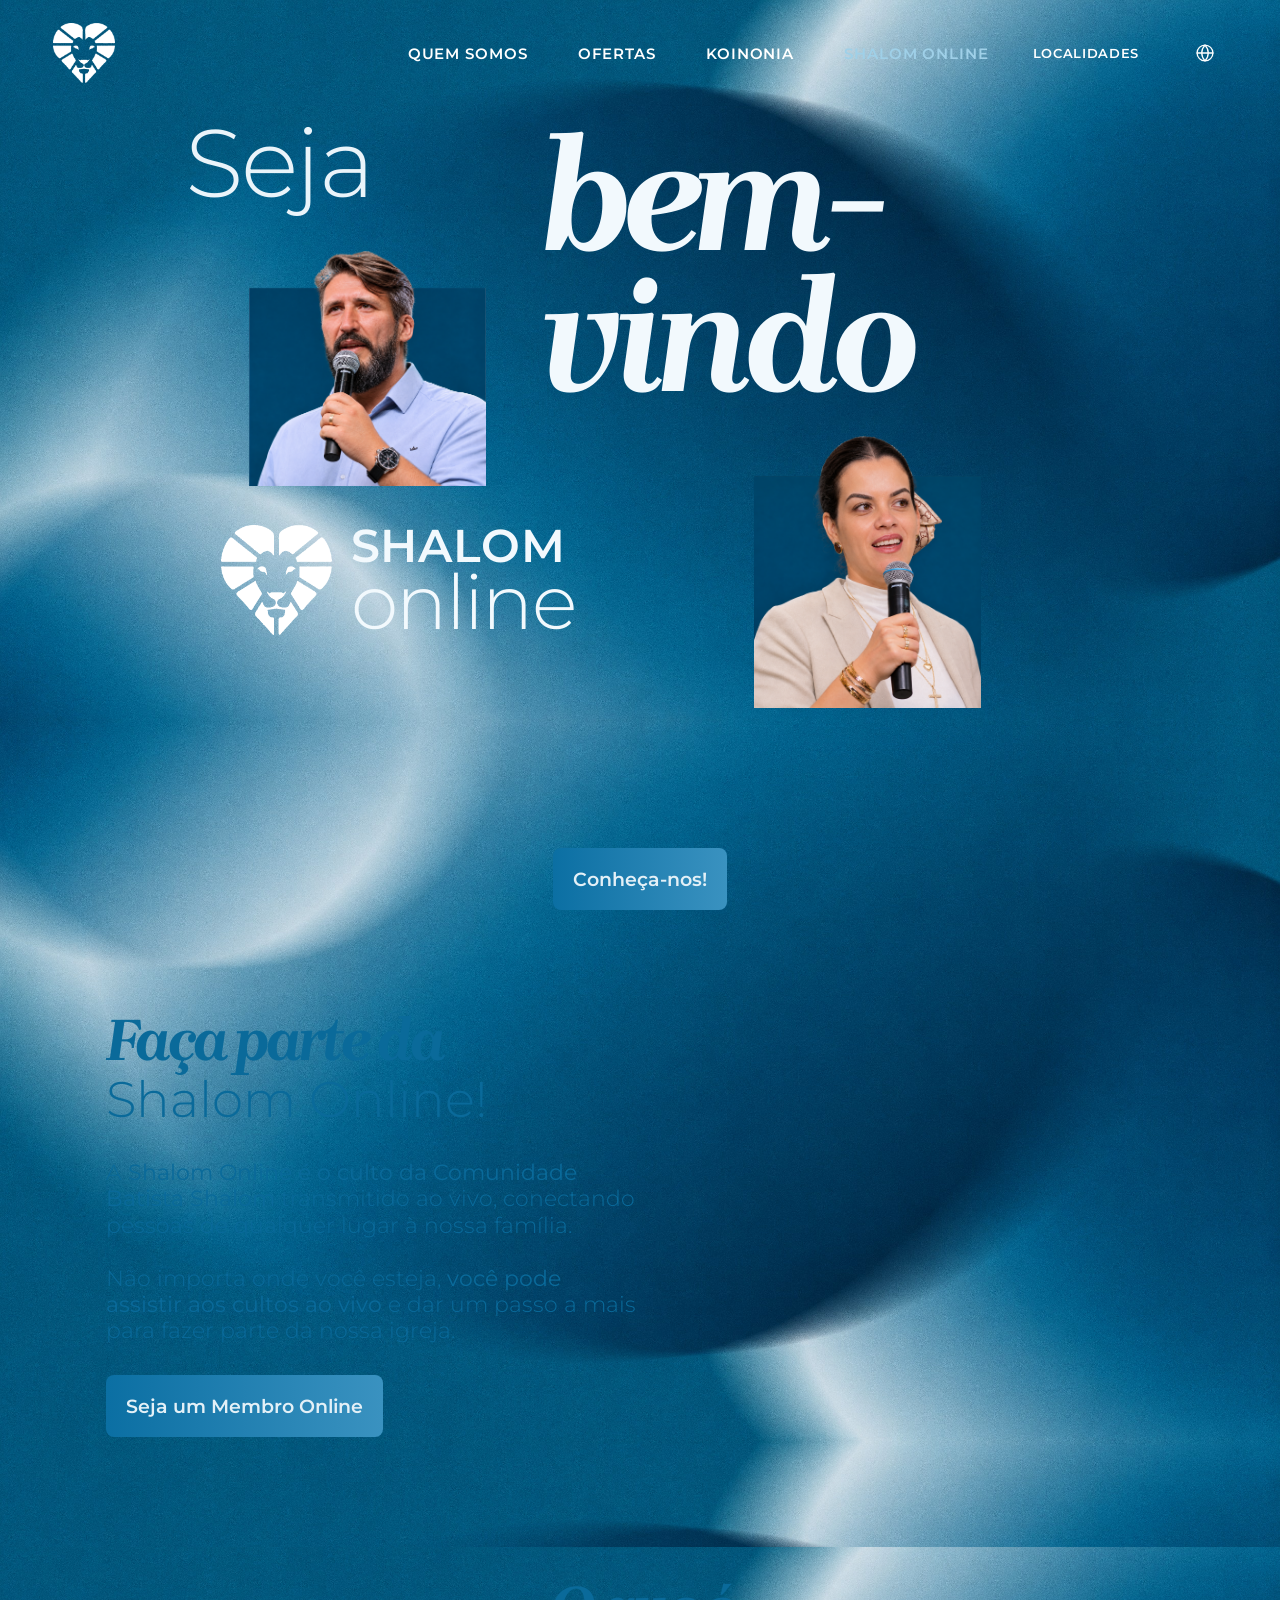
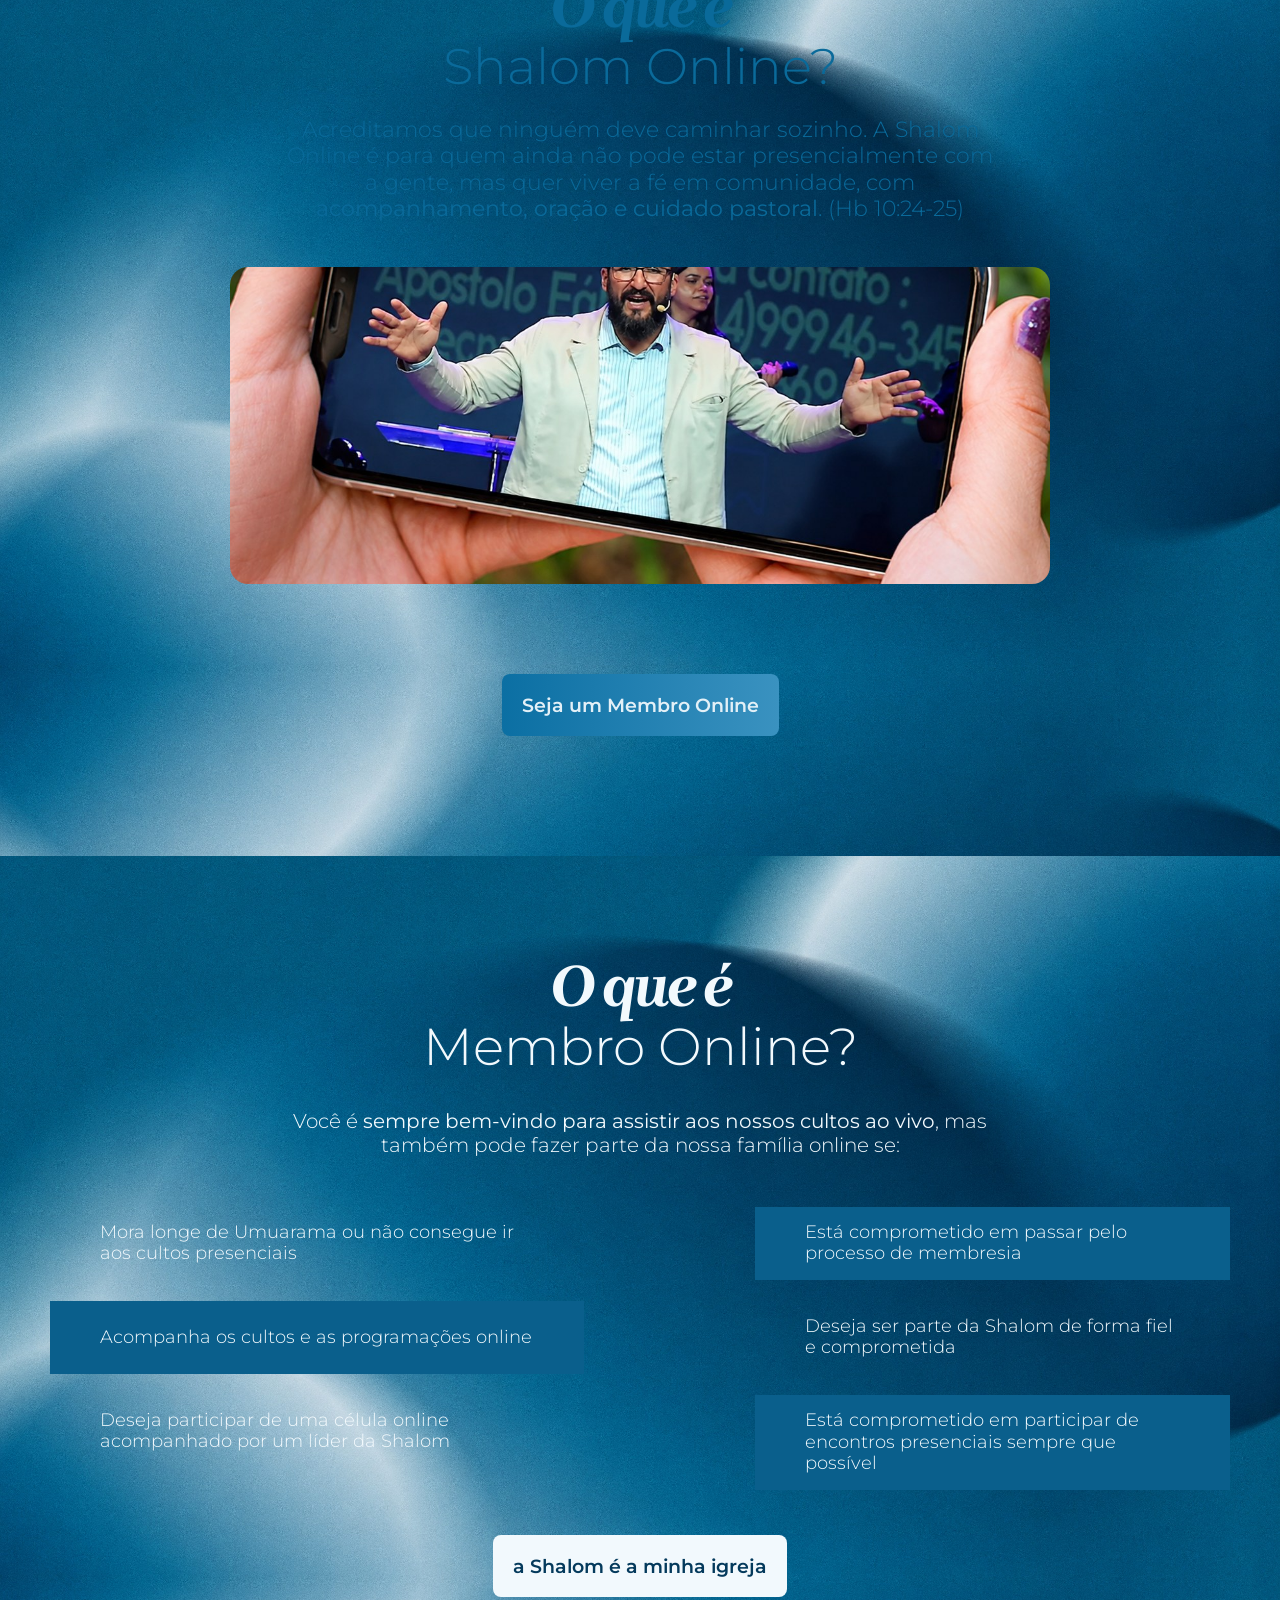
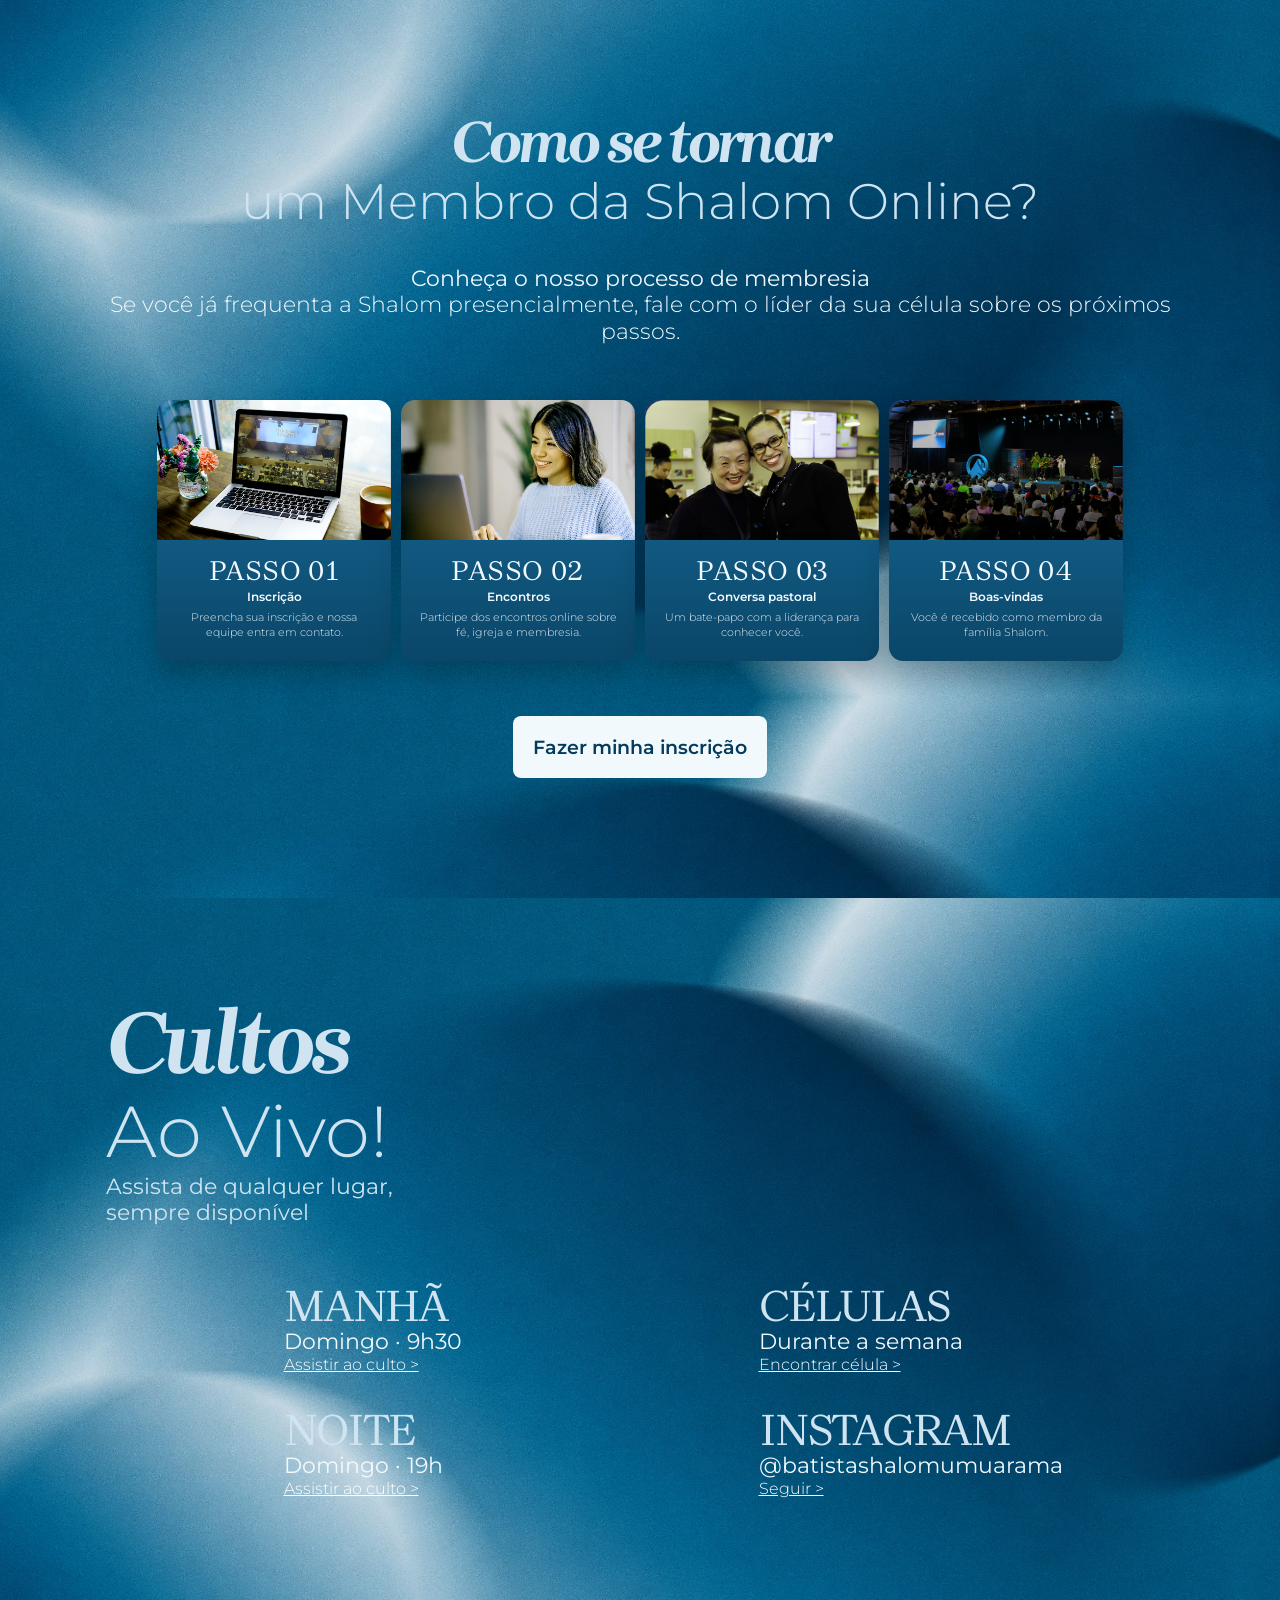
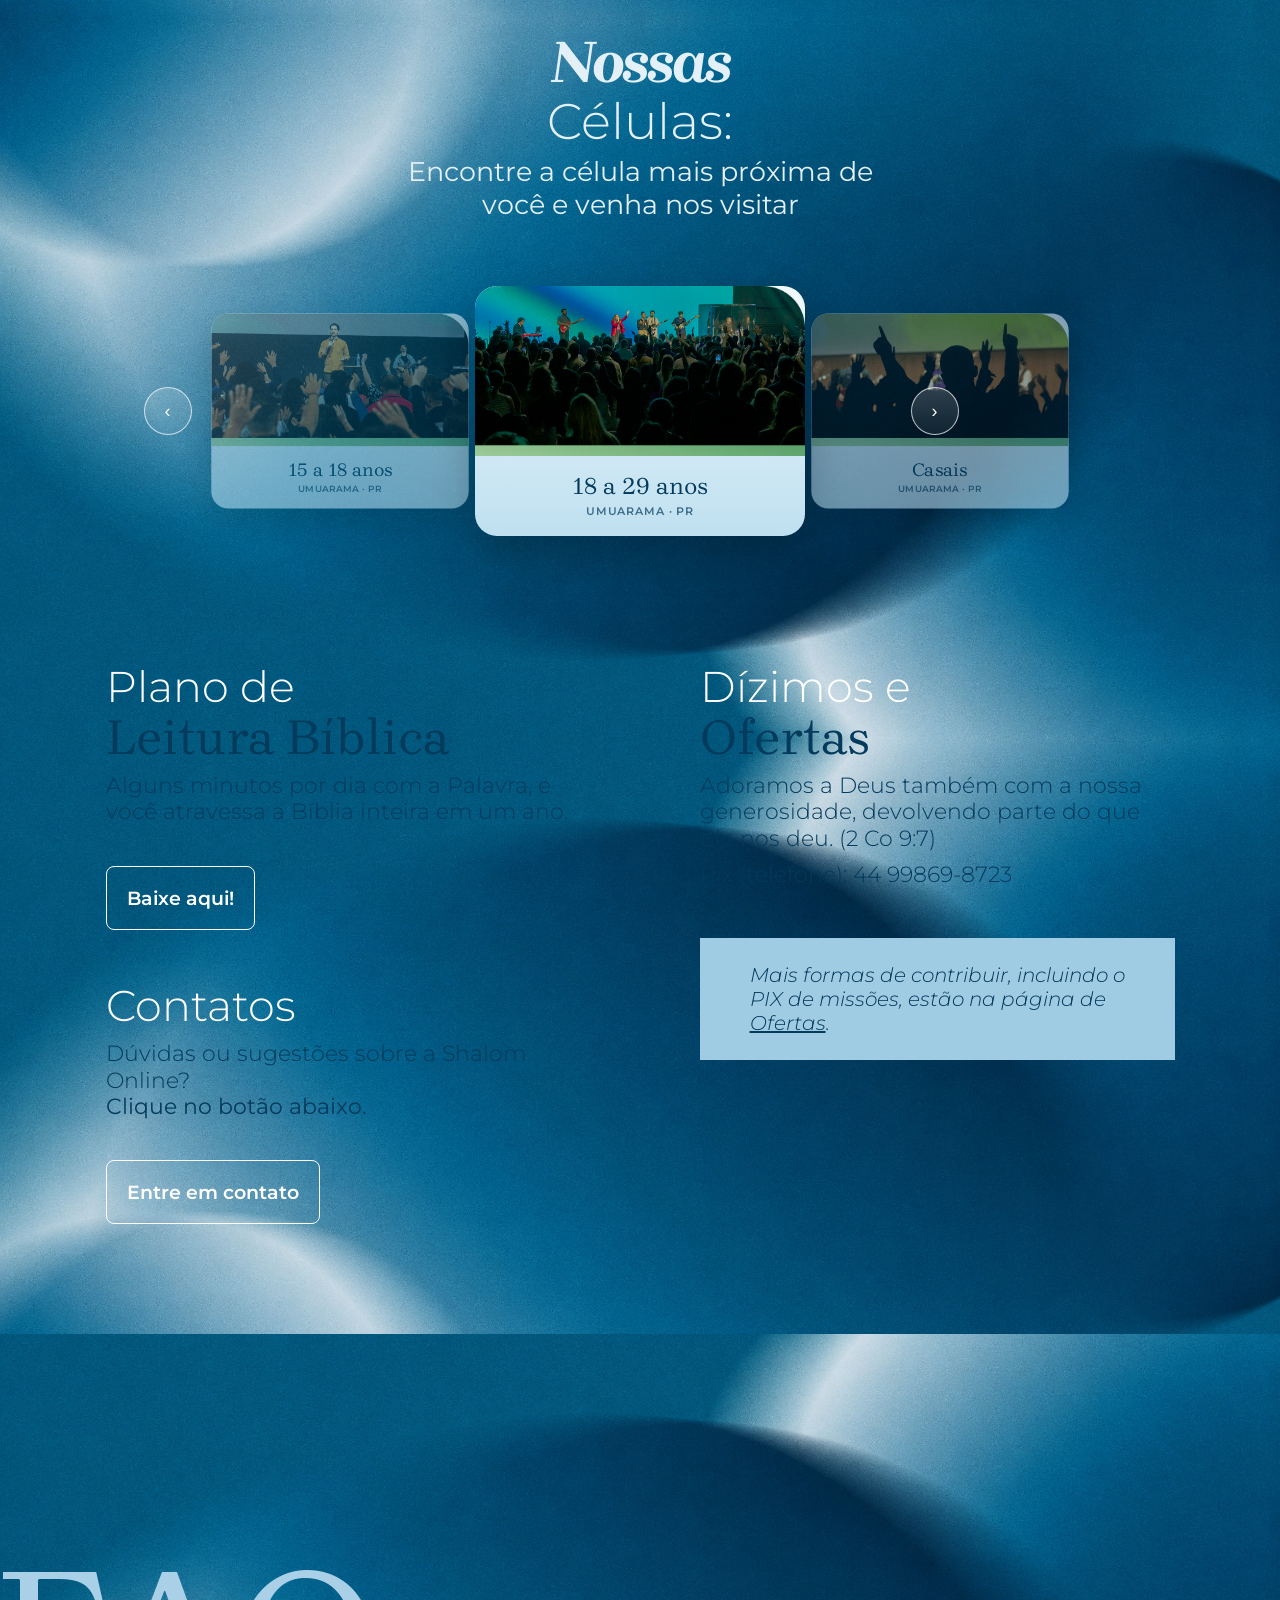
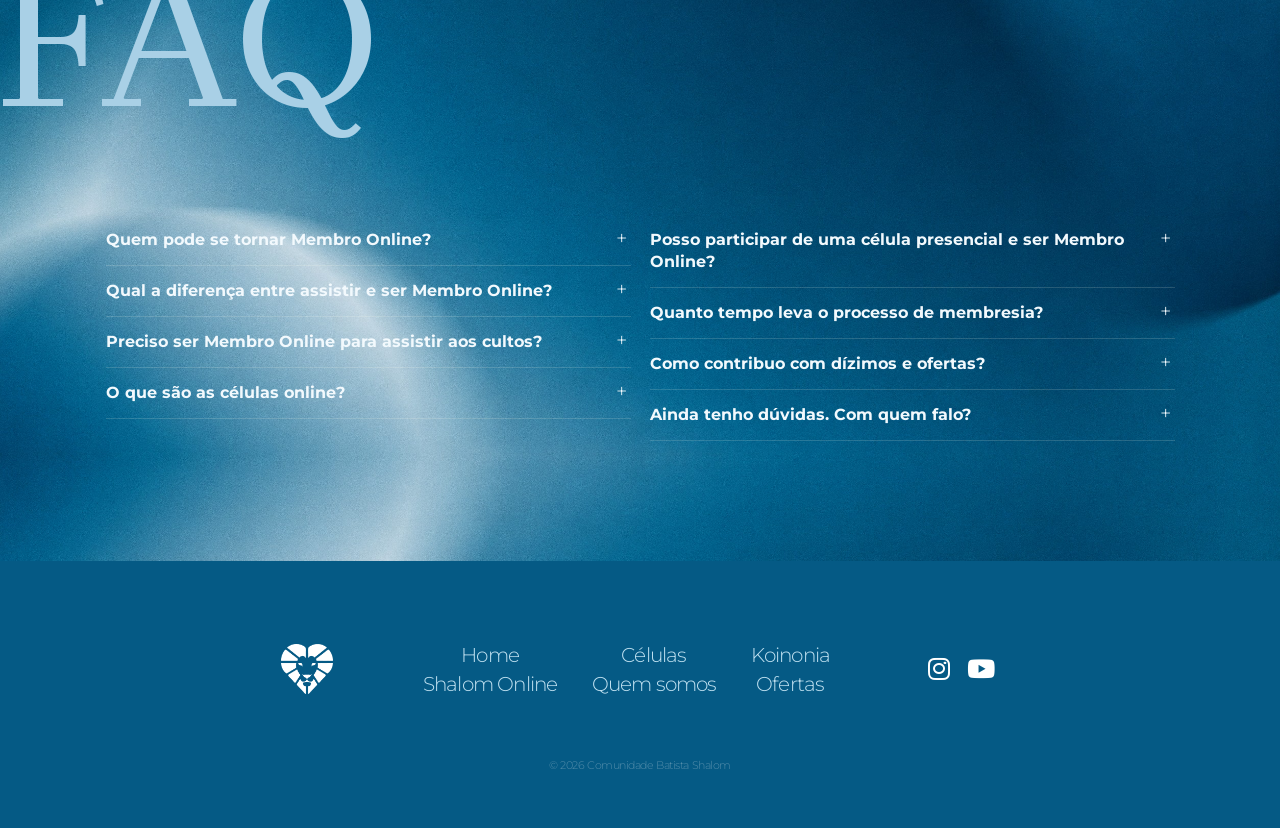
<file: shalom-online.html>
<!DOCTYPE html>
<html lang="pt-BR">
<head>
<meta charset="UTF-8">
<meta name="viewport" content="width=device-width, initial-scale=1">
<meta name="robots" content="noindex, nofollow">
<title>Comunidade Batista Shalom - Shalom Online</title>
<link rel="icon" type="image/png" href="assets/favicon-branco.png?v=1">
<link rel="preconnect" href="https://fonts.googleapis.com">
<link rel="preconnect" href="https://fonts.gstatic.com" crossorigin>
<link rel="stylesheet" href="https://cdnjs.cloudflare.com/ajax/libs/font-awesome/6.5.2/css/all.min.css">
<link href="https://fonts.googleapis.com/css2?family=Brygada+1918:ital,wght@0,400;1,600;1,700&family=Montserrat:wght@300;400;600;700&display=swap" rel="stylesheet">
<link rel="stylesheet" href="assets/site.css?v=blue7">
<style>
:root{--teal:#0a6a9a;--cream:#f2f9fd;--sand:#cfe4f0;--deep:#043a5c}
.serif{font-family:"Brygada 1918",Georgia,serif;font-style:italic;font-weight:700;letter-spacing:-.05em}
.t-h2{font-size:60px;line-height:60px}
.t-h3{font-size:50px;font-weight:300;line-height:60px}
.t-p{font-size:22px;font-weight:300;line-height:26.4px}
.t-p b{font-weight:400}
.bt{display:inline-flex;align-items:center;justify-content:center;padding:20px;border-radius:8px;font-size:19.2px;font-weight:600;line-height:22px;white-space:nowrap;transition:filter .25s,transform .25s}
.bt:hover{filter:brightness(1.08);transform:translateY(-1px)}
.bt--grad{background:linear-gradient(90deg,#0b6fa3,#3a92c0);color:#e3f0f7}
.bt--cream{background:var(--cream);color:var(--deep)}
.bt--line{border:1px solid #fff;color:#fff}
.box{position:relative;width:min(1069px,calc(100% - 100px));margin:0 auto}

/* S0 · boas-vindas */
.s0{position:relative;overflow:hidden;padding:115px 0 110px;color:var(--teal);background:#b9d8e8 url(assets/bg-shalom-tile.jpg) center top/var(--bgsize) repeat-y}
.welcome{position:relative;width:910px;max-width:calc(100% - 40px);aspect-ratio:910/618;margin:0 auto}
.welcome__seja{position:absolute;left:0;top:0;font-size:9.6em;font-weight:300;line-height:1;color:#eaf4fa;letter-spacing:-.02em}
.welcome__bem{position:absolute;left:39%;top:2%;font-size:16em;line-height:.88;color:#f2f9fd;z-index:2}
.welcome__f1,.welcome__f2{position:absolute;object-fit:cover}
.welcome__f1{left:0;top:22%;width:40%;height:38%;background:url(assets/pastor-ap.png?v=2) center bottom/contain no-repeat}
.welcome__f2{left:58%;top:52%;width:34%;height:44%;background:url(assets/pastora-apv.png) center bottom/contain no-repeat}
.welcome__logo{position:absolute;left:4%;top:66%;display:flex;align-items:center;gap:.25em;color:#f2f9fd}
.welcome__logo img{width:1.45em;height:1.45em;filter:brightness(0) invert(1)}
.welcome__logo b{display:block;font-size:.6em;font-weight:600;letter-spacing:.02em;line-height:1}
.welcome__logo span{display:block;font-size:1em;font-weight:300;line-height:.9;letter-spacing:-.02em}
.welcome{font-size:min(10px, calc((100vw - 40px) / 91))}
.s0 .cta1{text-align:center;margin-top:115px}
.parte{margin-top:100px;max-width:534px}
.parte .t-p{margin-top:30px}
.parte .bt{margin-top:30px}

/* S1 · o que é */
.s1{position:relative;padding:30px 0 120px;text-align:center;color:var(--teal);background:#dcebf4 url(assets/bg-shalom-tile.jpg) center top/var(--bgsize) repeat-y}
.s1 .t-p{max-width:713px;margin:20px auto 0}
.s1__img{width:820px;max-width:100%;aspect-ratio:820/317;object-fit:cover;object-position:50% 60%;margin:45px auto 0;display:block;border-radius:18px}
.s1 .bt{margin-top:90px}

/* S2 · membro online + como se tornar */
.s2{position:relative;overflow:hidden;padding:100px 0 120px;text-align:center;color:var(--cream);background:#04456b url(assets/bg-shalom-tile.jpg) center top/var(--bgsize) repeat-y}
.s2 .t-p{font-size:20px;line-height:24px;max-width:780px;margin:30px auto 0}
.crit{display:grid;grid-template-columns:534px 475px;justify-content:space-between;gap:21px 0;max-width:1188px;width:calc(100% - 100px);margin:50px auto 0;text-align:left}
.crit__col{display:flex;flex-direction:column;gap:21px}
.crit__col--2{padding-left:0}
.crit p{padding:15px 50px;font-size:18px;font-weight:300;line-height:21.6px;min-height:73px;display:flex;align-items:center}
.crit p.f{background:#0a5f8c}
.s2 .bt-m{margin-top:45px}
.tornar{margin-top:115px;color:var(--sand)}
.tornar .t-p{color:var(--cream);font-size:22px;line-height:26.4px;max-width:1158px}
.passos{display:grid;grid-template-columns:repeat(4,234px);justify-content:center;gap:10px;margin:55px auto 0}
.passo{border-radius:14px;overflow:hidden;background:linear-gradient(180deg,#1a6f9f,#0a4668);text-align:center;color:var(--cream);box-shadow:0 12px 30px rgba(0,0,0,.25)}
.passo__img{filter:hue-rotate(30deg);height:140px;background:#0a3a55 50% 0/100% auto no-repeat}
.passo__body{padding:14px 16px 20px}
.passo__n{font-family:"Brygada 1918",Georgia,serif;font-size:28px;letter-spacing:.02em}
.passo__t{font-size:12px;font-weight:600;margin-top:2px}
.passo__d{font-size:11px;font-weight:300;line-height:1.4;margin-top:6px;opacity:.9}
.s2 .bt-i{margin-top:55px}

/* S3 · cultos ao vivo + células + plano/contatos/ofertas */
.s3{position:relative;overflow:hidden;padding:100px 0 110px;color:var(--sand);background:#2f86b4 url(assets/bg-shalom-tile.jpg) center top/var(--bgsize) repeat-y}
.vivo__h .serif{font-size:90px;line-height:90px}
.vivo__h .t-h3{font-size:72px;line-height:86px}
.vivo__h p{font-size:22px;line-height:26.4px;max-width:300px}
.locs{display:grid;grid-template-columns:475px 238px;gap:0 0;margin:57px 0 0 178px}
.loc{margin-bottom:34px}
.loc h3{font-family:"Brygada 1918",Georgia,serif;font-size:45px;font-weight:400;line-height:45px;letter-spacing:-1.8px;color:#cfe4f0;text-transform:uppercase}
.loc b{display:block;font-size:22px;font-weight:400;line-height:26.4px;color:var(--cream)}
.loc a{font-size:16px;font-weight:300;color:#fff;text-decoration:underline}
.nossas{text-align:center;margin-top:100px;color:#e3f0f7}
.nossas b{display:block;font-size:27px;font-weight:400;line-height:32.4px;max-width:520px;margin:4px auto 0}
.cov{position:relative;height:300px;margin-top:40px}
.cov__card{position:absolute;top:50%;left:50%;width:330px;border-radius:22px;overflow:hidden;background:linear-gradient(180deg,#f2f9fd,#bfe0f0);transition:transform .5s cubic-bezier(.65,.05,.36,1),opacity .5s;box-shadow:0 18px 40px rgba(0,0,0,.25);color:var(--deep)}
.cov__card div{height:170px;background:50% 0/100% auto no-repeat}
.cov__card p{font-family:"Brygada 1918",Georgia,serif;font-size:24px;padding:16px 0 4px;text-align:center}
.cov__card small{display:block;text-align:center;font-size:11px;font-weight:600;letter-spacing:.08em;text-transform:uppercase;padding-bottom:18px;opacity:.7}
.cov__nav{position:absolute;top:50%;width:48px;height:48px;border-radius:999px;border:1px solid rgba(255,255,255,.7);background:linear-gradient(rgba(255,255,255,.18),rgba(255,255,255,.06));color:#fff;cursor:pointer;transform:translateY(-50%);z-index:20;font-size:18px}
.cov__nav--p{left:38px}.cov__nav--n{right:216px}
.tres{display:grid;grid-template-columns:475px 475px;justify-content:space-between;margin:100px 0 0}
.tres h3{font-size:43px;font-weight:300;line-height:51.6px;color:#fff}
.tres h4{font-family:"Brygada 1918",Georgia,serif;font-size:50px;font-weight:400;line-height:50px;color:#043a5c}
.tres p{font-size:22px;font-weight:300;line-height:26.4px;color:#043a5c;margin-top:10px}
.tres .bt{margin-top:40px;font-size:19.2px}
.tres .bloco + .bloco{margin-top:50px}
.pix{font-size:18px;font-weight:400;color:#043a5c;margin-top:22px}
.nota{background:#9fcbe3;padding:25px 50px;margin-top:50px;font-size:20px;font-style:italic;font-weight:300;line-height:24px;color:#043a5c}

/* S4 · FAQ */
.s4{position:relative;overflow:hidden;background:#03324f url(assets/bg-shalom-tile.jpg) center top/var(--bgsize) repeat-y;padding:205px 0 120px}
.s4 h2{position:relative;font-family:"Brygada 1918",Georgia,serif;font-size:200px;font-weight:400;line-height:200px;color:#a9d0e6;margin-left:-113px}
.faqs{position:relative;display:grid;grid-template-columns:525px 525px;justify-content:space-between;margin-top:76px;padding:0 0 0 0}
.faqs details{color:var(--cream);border-bottom:1px solid rgba(252,252,234,.15)}
.faqs summary{cursor:pointer;list-style:none;padding:14px 30px 14px 0;font-size:16px;font-weight:700;line-height:22px;position:relative}
.faqs summary::-webkit-details-marker{display:none}
.faqs summary::after{content:'+';position:absolute;right:4px;top:12px;font-weight:300;font-size:20px;transition:transform .3s}
.faqs details[open] summary::after{transform:rotate(45deg)}
.faqs details div{font-size:16px;line-height:25.6px;padding:0 0 14px}
.faqs a{color:#bfe0f0}

@media(max-width:1024px){
  .t-h2{font-size:48px;line-height:50px}.t-h3{font-size:40px;line-height:48px}
  .crit{grid-template-columns:1fr 1fr;gap:16px;width:calc(100% - 60px)}
  .passos{grid-template-columns:repeat(2,234px)}
  .locs{margin-left:0}
  .tres{grid-template-columns:1fr 1fr;gap:40px}
  .faqs{grid-template-columns:1fr 1fr;gap:30px}
  .s4 h2{margin-left:0;font-size:140px;line-height:140px}
  .cov__nav--n{right:20px}.cov__nav--p{left:20px}
}
@media(max-width:600px){
  .box{width:calc(100% - 60px)}
  .t-h2{font-size:40px;line-height:42px}.t-h3{font-size:32px;line-height:40px}
  .t-p,.tornar .t-p{font-size:18px;line-height:24px}
  .s0{padding:100px 0 70px}
  .welcome{max-width:calc(100% - 40px)}
  .s0 .cta1{margin-top:50px}
  .parte{margin-top:70px}
  .bt{font-size:17px;padding:17px}
  .s1{padding:30px 0 80px}
  .s1 .bt{margin-top:50px}
  .s2{padding:70px 0 80px}
  .crit{grid-template-columns:1fr;width:calc(100% - 40px);gap:12px}
  .crit__col{gap:12px}
  .crit p{padding:14px 22px;font-size:16px}
  .passos{grid-template-columns:1fr 1fr;width:calc(100% - 40px);gap:10px}
  .passo__img{height:100px}
  .vivo__h .serif{font-size:64px;line-height:64px}
  .vivo__h .t-h3{font-size:50px;line-height:60px}
  .locs{grid-template-columns:1fr}
  .loc h3{font-size:34px;line-height:36px}
  .cov{height:280px}
  .cov__card{width:250px}
  .cov__card div{height:130px}
  .cov__nav{width:40px;height:40px}.cov__nav--p{left:0}.cov__nav--n{right:0}
  .tres{grid-template-columns:1fr}
  .tres h3{font-size:34px;line-height:40px}
  .tres h4{font-size:40px;line-height:42px}
  .tres p{font-size:18px;line-height:24px}
  .nota{padding:20px 24px;font-size:17px}
  .s4{padding:120px 0 80px}
  .s4 h2{font-size:110px;line-height:110px}
  .faqs{grid-template-columns:1fr;margin-top:40px;gap:0}
}
</style>
</head>
<body>

<div id="site-nav"></div>

<!-- S0 · boas-vindas -->
<section class="s0">
  <div class="welcome" aria-label="Seja bem-vindo à Shalom Online">
    <span class="welcome__seja">Seja</span>
    <span class="welcome__bem serif">bem-<br>vindo</span>
    <div class="welcome__f1" role="img" aria-label="Pastores da Shalom"></div>
    <div class="welcome__f2" role="img" aria-label="Pastores da Shalom"></div>
    <div class="welcome__logo" style="font-size:7.6em"><img src="assets/logo.png" alt=""><div><b>SHALOM</b><span>online</span></div></div>
  </div>
  <div class="box">
    <div class="cta1"><a class="bt bt--grad" href="https://www.youtube.com/@ComunidadeBatistaShalom" target="_blank" rel="noopener">Conheça-nos!</a></div>
    <div class="parte">
      <h2 class="serif t-h2">Faça parte da</h2>
      <h3 class="t-h3">Shalom Online!</h3>
      <p class="t-p">A <b>Shalom Online é o culto da Comunidade Batista Shalom</b> transmitido ao vivo, conectando pessoas de qualquer lugar à nossa família.<br><br>Não importa onde você esteja, <b>você pode assistir aos cultos ao vivo</b> e dar um passo a mais para fazer parte da nossa igreja.</p>
      <a class="bt bt--grad" href="#membro">Seja um Membro Online</a>
    </div>
  </div>
</section>

<!-- S1 · o que é -->
<section class="s1">
  <div class="box">
    <h2 class="serif t-h2">O que é</h2>
    <h3 class="t-h3">Shalom Online?</h3>
    <p class="t-p">Acreditamos que ninguém deve caminhar sozinho. A Shalom Online é para quem ainda não pode estar presencialmente com a gente, mas quer viver a fé em comunidade, com <b>acompanhamento, oração e cuidado pastoral</b>. (Hb 10:24-25)</p>
    <img class="s1__img" src="assets/celular-shalom.jpg" alt="Culto ao vivo no celular">
    <a class="bt bt--grad" href="#membro">Seja um Membro Online</a>
  </div>
</section>

<!-- S2 · membro online + como se tornar -->
<section class="s2" id="membro">
  <h2 class="serif t-h2">O que é</h2>
  <h3 class="t-h3" style="font-size:52px;line-height:62.4px">Membro Online?</h3>
  <p class="t-p">Você é <b>sempre bem-vindo para assistir aos nossos cultos ao vivo</b>, mas também pode fazer parte da nossa família online se:</p>
  <div class="crit">
    <div class="crit__col">
      <p>Mora longe de Umuarama ou não consegue ir aos cultos presenciais</p>
      <p class="f">Acompanha os cultos e as programações online</p>
      <p>Deseja participar de uma célula online acompanhado por um líder da Shalom</p>
    </div>
    <div class="crit__col">
      <p class="f">Está comprometido em passar pelo processo de membresia</p>
      <p>Deseja ser parte da Shalom de forma fiel e comprometida</p>
      <p class="f">Está comprometido em participar de encontros presenciais sempre que possível</p>
    </div>
  </div>
  <a class="bt bt--cream bt-m" href="https://wa.me/5544998698763" target="_blank" rel="noopener">a Shalom é a minha igreja</a>

  <div class="tornar box">
    <h2 class="serif t-h2">Como se tornar</h2>
    <h3 class="t-h3">um Membro da Shalom Online?</h3>
    <p class="t-p" style="margin-top:34px"><b>Conheça o nosso processo de membresia</b><br>Se você já frequenta a Shalom presencialmente, fale com o líder da sua célula sobre os próximos passos.</p>
    <div class="passos">
      <div class="passo"><div class="passo__img" style="background-image:url(assets/zion/passo-1.png)"></div><div class="passo__body"><div class="passo__n">PASSO 01</div><div class="passo__t">Inscrição</div><p class="passo__d">Preencha sua inscrição e nossa equipe entra em contato.</p></div></div>
      <div class="passo"><div class="passo__img" style="background-image:url(assets/zion/passo-2.png)"></div><div class="passo__body"><div class="passo__n">PASSO 02</div><div class="passo__t">Encontros</div><p class="passo__d">Participe dos encontros online sobre fé, igreja e membresia.</p></div></div>
      <div class="passo"><div class="passo__img" style="background-image:url(assets/zion/passo-3.png)"></div><div class="passo__body"><div class="passo__n">PASSO 03</div><div class="passo__t">Conversa pastoral</div><p class="passo__d">Um bate-papo com a liderança para conhecer você.</p></div></div>
      <div class="passo"><div class="passo__img" style="background-image:url(assets/zion/passo-4.png)"></div><div class="passo__body"><div class="passo__n">PASSO 04</div><div class="passo__t">Boas-vindas</div><p class="passo__d">Você é recebido como membro da família Shalom.</p></div></div>
    </div>
    <a class="bt bt--cream bt-i" href="https://wa.me/5544998698763" target="_blank" rel="noopener">Fazer minha inscrição</a>
  </div>
</section>

<!-- S3 · cultos ao vivo -->
<section class="s3">
  <div class="box">
    <div class="vivo__h">
      <h2 class="serif">Cultos</h2>
      <h3 class="t-h3">Ao Vivo!</h3>
      <p><b style="font-weight:400">Assista de qualquer lugar, sempre disponível</b></p>
    </div>
    <div class="locs">
      <div>
        <div class="loc"><h3>Manhã</h3><b>Domingo · 9h30</b><a href="https://www.youtube.com/@ComunidadeBatistaShalom" target="_blank" rel="noopener">Assistir ao culto &gt;</a></div>
        <div class="loc"><h3>Noite</h3><b>Domingo · 19h</b><a href="https://www.youtube.com/@ComunidadeBatistaShalom" target="_blank" rel="noopener">Assistir ao culto &gt;</a></div>
      </div>
      <div>
        <div class="loc"><h3>Células</h3><b>Durante a semana</b><a href="/todas-as-localidades">Encontrar célula &gt;</a></div>
        <div class="loc"><h3>Instagram</h3><b>@batistashalomumuarama</b><a href="https://www.instagram.com/batistashalomumuarama/" target="_blank" rel="noopener">Seguir &gt;</a></div>
      </div>
    </div>

    <div class="nossas">
      <h2 class="serif t-h2">Nossas</h2>
      <h3 class="t-h3">Células:</h3>
      <b>Encontre a célula mais próxima de você e venha nos visitar</b>
    </div>
    <div class="cov" data-cov>
      <a class="cov__card" href="/todas-as-localidades"><div style="background-image:url(assets/zion/local-1.png)"></div><p>18 a 29 anos</p><small>Umuarama · PR</small></a>
      <a class="cov__card" href="/todas-as-localidades"><div style="background-image:url(assets/zion/local-2.png)"></div><p>Casais</p><small>Umuarama · PR</small></a>
      <a class="cov__card" href="/todas-as-localidades"><div style="background-image:url(assets/zion/local-3.png)"></div><p>Famílias</p><small>Umuarama · PR</small></a>
      <a class="cov__card" href="/todas-as-localidades"><div style="background-image:url(assets/zion/local-4.png)"></div><p>30+ anos</p><small>Umuarama · PR</small></a>
      <a class="cov__card" href="/todas-as-localidades"><div style="background-image:url(assets/zion/local-5.png)"></div><p>15 a 18 anos</p><small>Umuarama · PR</small></a>
      <button class="cov__nav cov__nav--p" type="button" aria-label="Anterior">&#8249;</button>
      <button class="cov__nav cov__nav--n" type="button" aria-label="Próximo">&#8250;</button>
    </div>

    <div class="tres">
      <div>
        <div class="bloco">
          <h3>Plano de</h3><h4>Leitura Bíblica</h4>
          <p>Alguns minutos por dia com a Palavra, e você atravessa a Bíblia inteira em um ano.</p>
          <a class="bt bt--line" href="#">Baixe aqui!</a>
        </div>
        <div class="bloco">
          <h3>Contatos</h3>
          <p>Dúvidas ou sugestões sobre a Shalom Online?<br><b style="font-weight:400">Clique no botão abaixo.</b></p>
          <a class="bt bt--line" href="https://wa.me/5544998698763" target="_blank" rel="noopener">Entre em contato</a>
        </div>
      </div>
      <div>
        <h3>Dízimos e</h3><h4>Ofertas</h4>
        <p>Adoramos a Deus também com a nossa generosidade, devolvendo parte do que Ele nos deu. (2 Co 9:7)</p>
        <p class="pix">Pix (telefone): 44 99869-8723</p>
        <div class="nota">Mais formas de contribuir, incluindo o PIX de missões, estão na página de <a href="/ofertas" style="text-decoration:underline">Ofertas</a>.</div>
      </div>
    </div>
  </div>
</section>

<!-- S4 · FAQ -->
<section class="s4">
  <div class="box">
    <h2>FAQ</h2>
    <div class="faqs">
      <div>
        <details><summary>Quem pode se tornar Membro Online?</summary><div>Quem mora longe ou não consegue estar presencialmente, acompanha os cultos e deseja fazer parte da Shalom com compromisso.</div></details>
        <details><summary>Qual a diferença entre assistir e ser Membro Online?</summary><div>Qualquer pessoa pode assistir aos cultos. O Membro Online é acompanhado por um líder, participa de uma célula online e faz parte da família da igreja.</div></details>
        <details><summary>Preciso ser Membro Online para assistir aos cultos?</summary><div>Não. Os cultos são abertos a todos, ao vivo no nosso canal do YouTube.</div></details>
        <details><summary>O que são as células online?</summary><div>São grupos pequenos que se reúnem pela internet durante a semana para orar, estudar a Palavra e compartilhar a vida.</div></details>
      </div>
      <div>
        <details><summary>Posso participar de uma célula presencial e ser Membro Online?</summary><div>Se você consegue participar presencialmente, recomendamos o caminho presencial. Fale com a liderança para entender o melhor passo.</div></details>
        <details><summary>Quanto tempo leva o processo de membresia?</summary><div>Depende dos encontros e da conversa pastoral. Nossa equipe acompanha você em cada etapa.</div></details>
        <details><summary>Como contribuo com dízimos e ofertas?</summary><div>Pelo PIX da igreja. Todas as formas estão na página de <a href="/ofertas">Ofertas</a>.</div></details>
        <details><summary>Ainda tenho dúvidas. Com quem falo?</summary><div>Fale com a nossa equipe pelo WhatsApp: <a href="https://wa.me/5544998698763" target="_blank" rel="noopener">(44) 99869-8763</a>.</div></details>
      </div>
    </div>
  </div>
</section>

<div id="site-footer"></div>

<script src="assets/site.js?v=13"></script>
<script>
document.querySelectorAll('[data-cov]').forEach(cov => {
  const cards = [...cov.querySelectorAll('.cov__card')];
  let i = 0;
  function render() {
    const mob = window.innerWidth <= 600;
    const step = mob ? 190 : 300;
    cards.forEach((c, k) => {
      let d = k - i;
      if (d > cards.length / 2) d -= cards.length;
      if (d < -cards.length / 2) d += cards.length;
      const s = d === 0 ? 1 : 0.78;
      c.style.transform = `translate(-50%,-50%) translateX(${d * step}px) scale(${s})`;
      c.style.opacity = Math.abs(d) > 1 ? 0 : d === 0 ? 1 : 0.55;
      c.style.zIndex = 10 - Math.abs(d);
      c.style.pointerEvents = d === 0 ? 'auto' : 'none';
    });
  }
  cov.querySelector('.cov__nav--p').addEventListener('click', () => { i = (i - 1 + cards.length) % cards.length; render(); });
  cov.querySelector('.cov__nav--n').addEventListener('click', () => { i = (i + 1) % cards.length; render(); });
  window.addEventListener('resize', render);
  render();
});
</script>
</body>
</html>
</file>
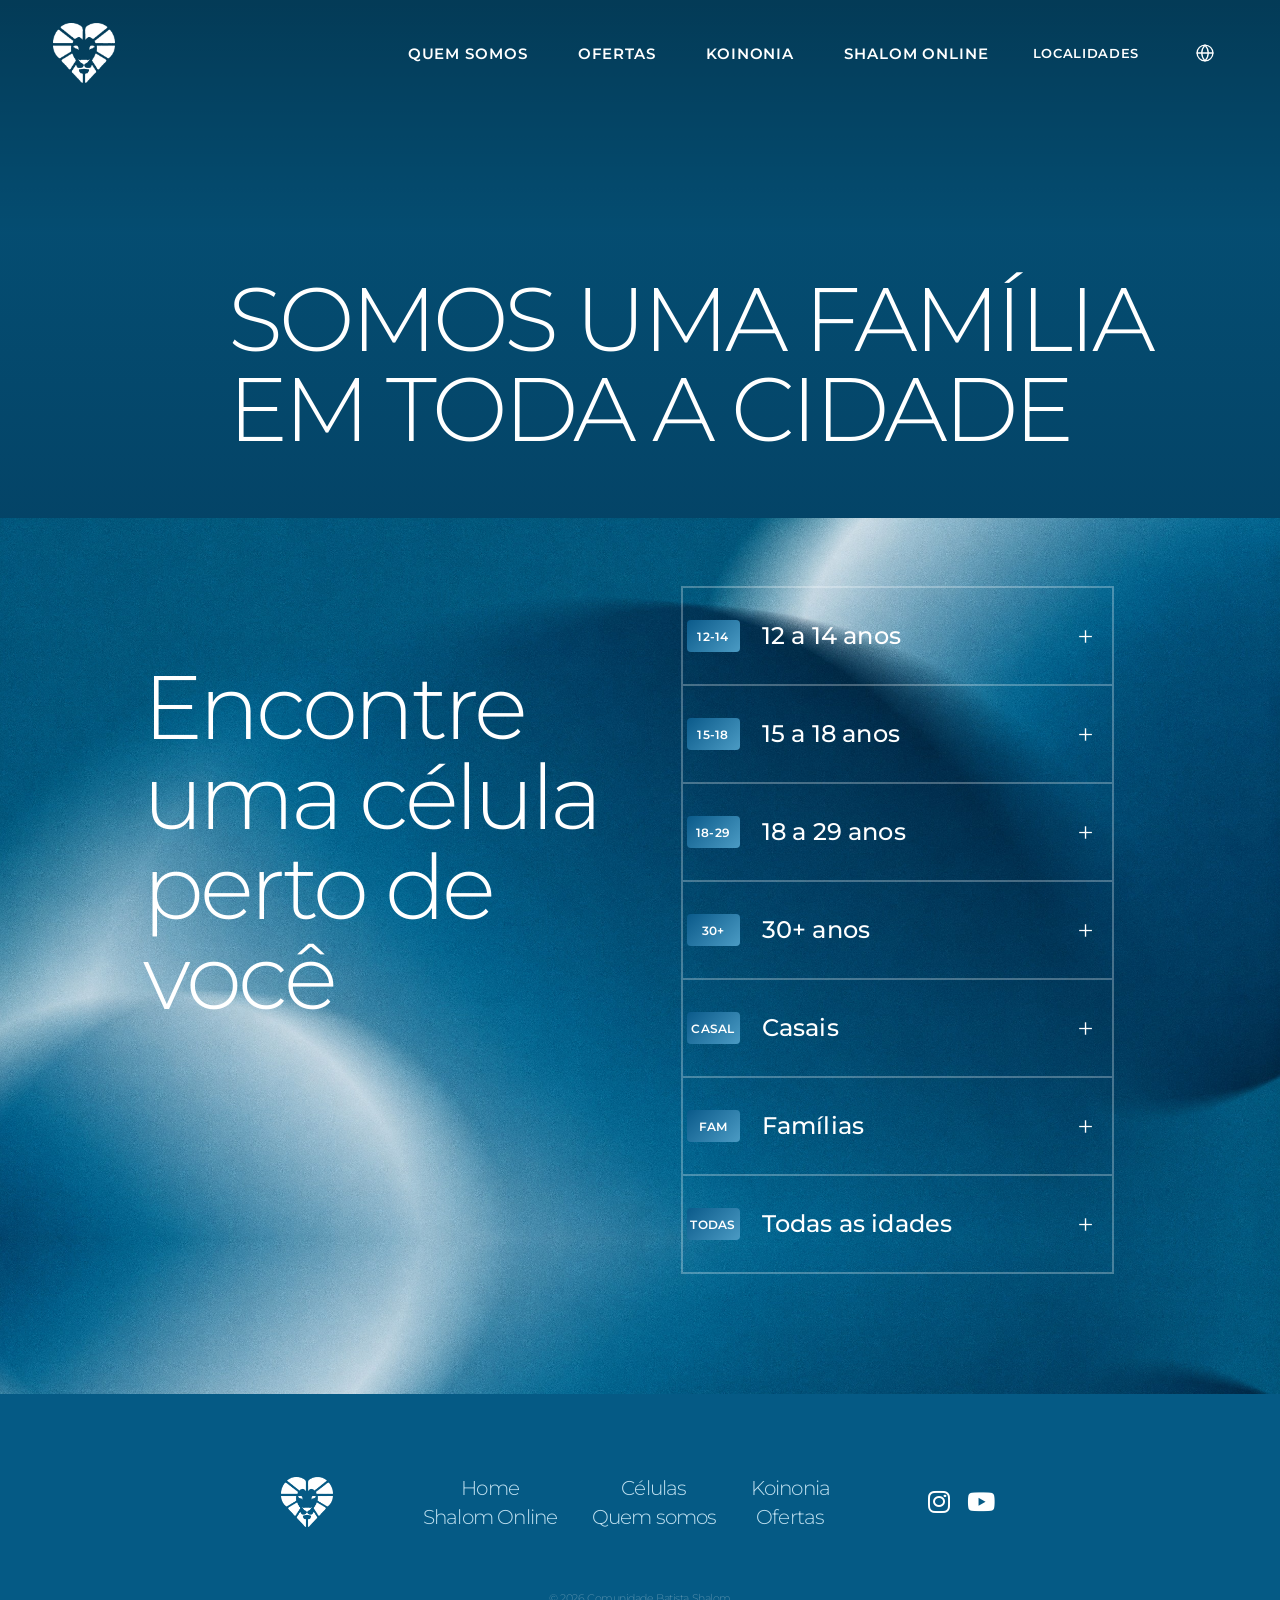
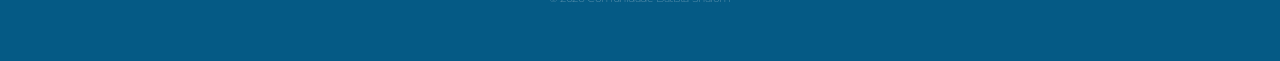
<file: todas-as-localidades.html>
<!DOCTYPE html>
<html lang="pt-BR">
<head>
<meta charset="UTF-8">
<meta name="viewport" content="width=device-width, initial-scale=1">
<meta name="robots" content="noindex, nofollow">
<title>Comunidade Batista Shalom - Todas as Células</title>
<link rel="icon" type="image/png" href="assets/favicon-branco.png?v=1">
<link rel="preconnect" href="https://fonts.googleapis.com">
<link rel="preconnect" href="https://fonts.gstatic.com" crossorigin>
<link rel="stylesheet" href="https://cdnjs.cloudflare.com/ajax/libs/font-awesome/6.5.2/css/all.min.css">
<link href="https://fonts.googleapis.com/css2?family=Montserrat:wght@300;400;500;600&display=swap" rel="stylesheet">
<link rel="stylesheet" href="assets/site.css?v=blue7">
<style>
.banner{aspect-ratio:1425/577}
.banner__title{left:17.8%;bottom:12.5%;font-size:7vw;line-height:1;letter-spacing:-.04em;white-space:normal;width:82%}

.loc{position:relative;overflow:hidden;background:var(--bg);padding:68px 0 120px}
.loc__glow{position:absolute;inset:0;pointer-events:none;background:url(assets/bg-shalom-tile.jpg) center top/var(--bgsize) repeat-y}
.loc .wrap{width:min(971px,calc(100% - 100px));display:flex;justify-content:space-between;align-items:flex-start}
.loc .h2{width:483px;font-size:90px;line-height:90px;letter-spacing:-3.6px;margin-top:76px}
.lista{width:433px;flex-shrink:0}
.item{border:2px solid rgba(255,255,255,.28);border-bottom-width:0}
.item:last-child{border-bottom-width:2px}
.item__head{width:100%;display:flex;align-items:center;gap:22px;padding:26px 4px;background:none;border:0;color:#fff;cursor:pointer;font-family:inherit;text-align:left}
.item__badge{width:53px;height:32px;flex-shrink:0;border-radius:4px;display:flex;align-items:center;justify-content:center;background:linear-gradient(135deg,#0a5a8a,#4b9bc4);font-size:12px;font-weight:600;letter-spacing:.02em}
.item__name{flex:1;font-size:24px;font-weight:500;line-height:26.4px;letter-spacing:.2px}
.item__toggle{width:44px;height:44px;display:flex;align-items:center;justify-content:center;font-size:30px;font-weight:300;transition:transform .3s}
.item.is-open .item__toggle{transform:rotate(45deg)}
.item__body{display:grid;grid-template-rows:0fr;transition:grid-template-rows .35s ease}
.item.is-open .item__body{grid-template-rows:1fr}
.item__inner{overflow:hidden;padding:0 4px 0 83px}
.place{border-top:1px solid rgba(255,255,255,.14);padding:19px 0 20px}
.place:first-child{border-top:0;padding-top:4px}
.place h4{font-size:18.88px;font-weight:600;line-height:33.6px;letter-spacing:.2px}
.chips{display:flex;flex-wrap:wrap;gap:7px;margin-top:9px}
.chip{display:inline-flex;align-items:center;height:23px;padding:0 10px;border:1px solid rgba(191,224,240,.45);border-radius:999px;font-size:13.12px;font-weight:500;letter-spacing:-.72px;color:#bfe0f0}
.place__campus{font-size:11.84px;font-weight:600;line-height:33.6px;letter-spacing:1.4px;text-transform:uppercase;color:rgba(255,255,255,.55);margin-top:2px}
.place__addr{font-size:15.2px;line-height:22.8px;letter-spacing:-.72px;color:rgba(255,255,255,.74)}
.place__zap{display:inline-block;margin-top:10px;font-size:13px;font-weight:600;color:#bfe0f0;text-decoration:underline}
.item__inner > p.vazio{padding:4px 0 24px;font-size:15px;color:rgba(255,255,255,.6)}

@media(min-width:1025px){.loc .wrap{left:-12px}}
@media(max-width:1024px){
  .loc .h2{width:auto;flex:1;font-size:60px;line-height:62px;margin:40px 40px 0 0}
  .lista{width:400px}
}
@media(max-width:600px){
  .banner__title{left:50px;bottom:60px;font-size:44px;width:calc(100% - 100px)}
  .loc{padding:60px 0 80px}
  .loc .wrap{flex-direction:column;width:calc(100% - 40px)}
  .loc .h2{font-size:48px;line-height:50px;letter-spacing:-1.9px;margin:0 0 36px 10px}
  .lista{width:100%}
  .item__head{gap:14px;padding:20px 4px}
  .item__name{font-size:20px}
  .item__inner{padding:0 8px 0 70px}
}
</style>
</head>
<body>

<div id="site-nav"></div>

<section class="banner">
  <!-- espaço do vídeo: troque o src quando tiver o vídeo da Shalom -->
  <video class="banner__media" autoplay muted loop playsinline src="https://cdn.subsplash.com/videos/2CD49G/_source/cf173e24-40f1-4444-b1db-8994d3e4cfc3/video.mp4"></video>
  <div class="banner__shade"></div>
  <h1 class="banner__title">SOMOS UMA FAMÍLIA EM TODA A CIDADE</h1>
</section>

<section class="loc">
  <div class="loc__glow"></div>
  <div class="wrap">
    <h2 class="h2">Encontre uma célula perto de você</h2>
    <div class="lista" id="lista"></div>
  </div>
</section>

<div id="site-footer"></div>

<script src="assets/site.js?v=13"></script>
<script>
/* Células de exemplo: troque pelos dados reais (nome, líder, dia, horário, bairro, endereço, WhatsApp). */
const GRUPOS = [
  { sigla: '12-14', nome: '12 a 14 anos', celulas: [
    { nome: 'Jardim Itália', lider: 'Acsa Freitas', dia: 'Sábado', hora: '16h', bairro: 'Jardim Itália', endereco: 'Umuarama/PR', zap: '' },
  ]},
  { sigla: '15-18', nome: '15 a 18 anos', celulas: [
    { nome: 'Centro', lider: 'Geórgia Marques', dia: 'Sexta', hora: '19h30', bairro: 'Centro', endereco: 'Umuarama/PR', zap: '' },
  ]},
  { sigla: '18-29', nome: '18 a 29 anos', celulas: [
    { nome: 'Jardim Cruzeiro', lider: 'Bianca Oliveira', dia: 'Quinta', hora: '20h', bairro: 'Jardim Cruzeiro', endereco: 'Umuarama/PR', zap: '' },
    { nome: 'Jardim Aratimbó', lider: 'Levi Camilo', dia: 'Quinta', hora: '20h', bairro: 'Jardim Aratimbó', endereco: 'Umuarama/PR', zap: '' },
  ]},
  { sigla: '30+', nome: '30+ anos', celulas: [
    { nome: 'Zona 02', lider: 'Larissa Vrena', dia: 'Terça', hora: '20h30', bairro: 'Zona II', endereco: 'Umuarama/PR', zap: '' },
  ]},
  { sigla: 'CASAL', nome: 'Casais', celulas: [] },
  { sigla: 'FAM', nome: 'Famílias', celulas: [
    { nome: 'Parque Industrial', lider: 'Sandra Silva', dia: 'Quarta', hora: '20h30', bairro: 'Parque Industrial', endereco: 'Umuarama/PR', zap: '' },
  ]},
  { sigla: 'TODAS', nome: 'Todas as idades', celulas: [] },
];

const esc = s => String(s).replace(/[&<>"]/g, m => ({ '&': '&amp;', '<': '&lt;', '>': '&gt;', '"': '&quot;' }[m]));
const lista = document.getElementById('lista');
lista.innerHTML = GRUPOS.map((g, i) => `
  <div class="item">
    <button class="item__head" type="button" aria-expanded="false" aria-controls="g${i}">
      <span class="item__badge">${esc(g.sigla)}</span>
      <span class="item__name">${esc(g.nome)}</span>
      <span class="item__toggle" aria-hidden="true">+</span>
    </button>
    <div class="item__body" id="g${i}">
      <div class="item__inner">
        ${g.celulas.length ? g.celulas.map(c => `
          <div class="place">
            <h4>${esc(c.nome)}</h4>
            <div class="chips"><span class="chip">${esc(c.dia)}</span><span class="chip">${esc(c.hora)}</span></div>
            <p class="place__campus">Líder: ${esc(c.lider)}</p>
            <p class="place__addr">${esc(c.bairro)} · ${esc(c.endereco)}</p>
            ${c.zap ? `<a class="place__zap" href="https://wa.me/55${c.zap.replace(/\D/g, '')}" target="_blank" rel="noopener">Quero participar</a>` : ''}
          </div>`).join('') : '<p class="vazio">Novas células em breve.</p>'}
      </div>
    </div>
  </div>`).join('');

lista.querySelectorAll('.item__head').forEach(btn => {
  btn.addEventListener('click', () => {
    const item = btn.parentElement;
    const abrir = !item.classList.contains('is-open');
    lista.querySelectorAll('.item').forEach(it => { it.classList.remove('is-open'); it.querySelector('.item__head').setAttribute('aria-expanded', 'false'); });
    item.classList.toggle('is-open', abrir);
    btn.setAttribute('aria-expanded', String(abrir));
  });
});
</script>
</body>
</html>
</file>
<file: assets/site.css>
/* Estilos compartilhados por todas as páginas: base, menu, rodapé e componentes */
:root{
  --bg:#055a85;          /* fundo das seções */
  --nav-bg:4,58,92;      /* fundo do menu (rgb) */
  --nav-bg-mobile:#032f4d;
  --accent:#bfe0f0;      /* links do rodapé */
  --link-active:#9fd0e8; /* hover do menu */
  --nav-h:76px;
  --bgsize:100% auto;   /* fundo azul Shalom: nunca ampliar além do tamanho original */
}
@media(max-width:900px){:root{--bgsize:max(100%,1200px) auto}}
*,*::before,*::after{box-sizing:border-box;margin:0;padding:0}
html{-webkit-text-size-adjust:100%}
body{font-family:Montserrat,-apple-system,"Segoe UI",Helvetica,Arial,sans-serif;background:var(--bg);color:#fff;-webkit-font-smoothing:antialiased;overflow-x:hidden}
img,video{display:block;max-width:100%}
a{color:inherit;text-decoration:none}
ul{list-style:none}

/* ═════════════ MENU ═════════════ */
.nav{position:absolute;top:0;left:0;right:0;z-index:100;pointer-events:none}  /* não acompanha a rolagem: fica só no topo, transparente sobre o vídeo */
.nav__bg{position:absolute;inset:0;background:rgb(var(--nav-bg));opacity:0;transition:opacity .3s,box-shadow .3s;pointer-events:none}
.nav.is-open .nav__bg{opacity:1;box-shadow:0 6px 24px rgba(0,0,0,.18)}
.nav__inner{position:relative;z-index:2;display:flex;align-items:center;justify-content:space-between;gap:19px;max-width:1440px;margin:0 auto;padding:14px 19px}
.nav__logo,.nav__link,.nav__icon-btn,.nav__loc-btn{pointer-events:auto}
.nav__logo{display:block;flex-shrink:0;line-height:0}
.nav__logo img{width:35px;height:35px;object-fit:contain;filter:brightness(0) invert(1)}
.nav__right{display:flex;align-items:center;gap:19px}
.nav__menu{display:none;align-items:center;gap:34px}
.nav__link{display:block;font-size:13px;font-weight:600;letter-spacing:.05em;text-transform:uppercase;white-space:nowrap;color:#fff;transition:color .25s}
.nav__link:hover,.nav__link.is-active{color:var(--link-active)}
.nav__drop{position:relative}
.nav__loc-btn{display:flex;align-items:center;height:44px;padding:0 10px;background:none;border:0;color:#fff;font:600 13px/1 Montserrat,sans-serif;letter-spacing:.05em;text-transform:uppercase;white-space:nowrap;cursor:pointer;transition:color .25s}
.nav__loc-btn:hover{color:var(--link-active)}
.nav__icon-btn{display:flex;align-items:center;justify-content:center;height:44px;min-width:44px;padding:0 8px;background:none;border:0;color:#fff;cursor:pointer}
.nav__icon-btn svg{width:20px;height:20px}
.nav__burger svg{width:28px;height:28px}
.nav__burger .ic-close{display:none}
.nav.is-open .nav__burger .ic-open{display:none}
.nav.is-open .nav__burger .ic-close{display:block}
.nav__dropmenu{position:absolute;top:100%;right:0;min-width:200px;display:none;flex-direction:column;padding:6px 0;background:var(--nav-bg-mobile);border-top:1px solid rgba(255,255,255,.08);box-shadow:0 12px 28px rgba(0,0,0,.28);pointer-events:auto;animation:dropIn .22s cubic-bezier(.4,0,.2,1) both}
.nav__drop--lang .nav__dropmenu{min-width:160px}
.nav__drop.is-open .nav__dropmenu{display:flex}
@media(hover:hover) and (pointer:fine){.nav__drop:hover .nav__dropmenu,.nav__drop:focus-within .nav__dropmenu{display:flex}}
.nav__dropmenu a{display:block;padding:12px 18px;font-size:13px;font-weight:600;letter-spacing:.03em;white-space:nowrap;transition:color .25s}
.nav__dropmenu a:hover,.nav__dropmenu a.is-active{color:var(--link-active)}
.nav__drawer{position:absolute;top:100%;left:0;right:0;z-index:1;display:none;flex-direction:column;padding:10px 0;background:var(--nav-bg-mobile);border-top:1px solid rgba(255,255,255,.08);box-shadow:0 12px 28px rgba(0,0,0,.28);pointer-events:auto;animation:dropIn .28s cubic-bezier(.4,0,.2,1) both}
.nav.is-open .nav__drawer{display:flex}
.nav__drawer li{animation:itemIn .3s ease both}
.nav__drawer li:nth-child(1){animation-delay:.06s}.nav__drawer li:nth-child(2){animation-delay:.11s}
.nav__drawer li:nth-child(3){animation-delay:.16s}.nav__drawer li:nth-child(4){animation-delay:.21s}
.nav__drawer .nav__link{padding:17px 19px;border-bottom:1px solid rgba(255,255,255,.08)}
.nav__drawer li:last-child .nav__link{border-bottom:0}
@keyframes dropIn{from{opacity:0;transform:translateY(-10px)}to{opacity:1;transform:none}}
@keyframes itemIn{from{opacity:0;transform:translateY(-8px)}to{opacity:1;transform:none}}
@media(min-width:601px){
  :root{--nav-h:94px}
  .nav__inner{padding:19px 29px;gap:29px}
  .nav__right{gap:24px}
  .nav__logo img{width:56px;height:56px}
  .nav__burger{width:48px;height:48px}
  .nav__burger svg{width:30px;height:30px}
  .nav__drawer .nav__link{font-size:14px;padding:19px 29px}
}
@media(min-width:901px){
  :root{--nav-h:100px}
  .nav__burger,.nav__drawer{display:none!important}
  .nav__menu{display:flex}
  .nav__inner{padding:19px 34px}
  .nav__logo img{width:62px;height:62px}
  .nav__menu .nav__link{font-size:14px;letter-spacing:.06em}
}
@media(min-width:1101px){
  :root{--nav-h:106px}
  .nav__inner{padding:22px 53px;gap:29px}
  .nav__right{gap:34px}
  .nav__menu{gap:50px}
  .nav__menu .nav__link{font-size:15px}
}

/* ═════════════ COMPONENTES ═════════════ */
.wrap{position:relative;z-index:1;width:min(1070px, calc(100% - 100px));margin:0 auto}
.h2{font-weight:300;font-size:70px;line-height:1;letter-spacing:-.04em}
.txt{font-size:26.4px;font-weight:400;line-height:33.6px;letter-spacing:-.72px}
.txt p+p{margin-top:20px}
.btn{display:inline-flex;align-items:center;justify-content:center;height:58px;padding:10px 15px;border:2px solid #fff;border-radius:50px;font-size:16px;font-weight:600;letter-spacing:-.16px;line-height:33.6px;white-space:nowrap;transition:background .25s,color .25s}
.btn:hover{background:#fff;color:var(--bg)}
.tag{position:absolute;right:0;top:0;width:40px;padding:14px 0 10px;border:2px solid #fff;border-radius:40px;display:flex;flex-direction:column;align-items:center;gap:10px}
.tag span{writing-mode:vertical-rl;transform:rotate(180deg);font-size:13px;font-weight:600;letter-spacing:-.02em;line-height:1}
.tag i{width:24px;height:24px;border:2px solid #fff;border-radius:50%;flex-shrink:0}
img.tag{filter:hue-rotate(30deg) saturate(1.1);display:block;padding:0;border:0;border-radius:0;gap:0;background:none;object-fit:fill}
.divider{width:105px;height:1px;background:rgba(255,255,255,.35)}

/* ═════════════ RODAPÉ ═════════════ */
.footer{background:var(--bg);padding:71px 30px 56px;text-align:center}
.footer__top{font-size:12px;font-weight:300;letter-spacing:-.48px;color:rgba(255,255,255,.12)}
.footer__row{display:flex;align-items:center;justify-content:center;gap:90px;margin:12px 0 64px}
.footer__brand img{height:50px;width:auto;filter:brightness(0) invert(1)}
.footer__links{display:grid;grid-template-columns:repeat(3,auto);gap:9px 34px}
.footer__links a{font-size:20px;font-weight:300;line-height:20px;letter-spacing:-.8px;color:var(--accent);transition:opacity .25s}
.footer__links a:hover{opacity:.7}
.footer__social{display:flex;gap:5px}
.footer__social a{width:37px;height:38px;display:flex;align-items:center;justify-content:center;border-radius:50px;color:#fff}
.footer__social i{font-size:25px;line-height:25px}
.footer__bottom{font-size:11px;font-weight:300;letter-spacing:-.44px;color:rgba(255,255,255,.31)}

/* ═════════════ BANNER ═════════════ */
.banner{position:relative;overflow:hidden;aspect-ratio:1425/506}
.banner__media{position:absolute;inset:0;width:100%;height:100%;object-fit:cover;object-position:50% 40%}
.banner__shade{position:absolute;inset:0;background:linear-gradient(180deg,rgba(0,0,0,.35) 0%,rgba(0,0,0,.15) 45%,rgba(3,50,79,.55) 100%)}
.banner__title{position:absolute;left:17.3%;bottom:13%;font-size:7.8vw;font-weight:300;line-height:1;letter-spacing:-.02em;text-transform:uppercase;white-space:nowrap}

@media(max-width:1024px){
  .wrap{width:calc(100% - 100px);max-width:720px}
  .h2{font-size:60px}
  .txt{font-size:25.68px}
  .tag{width:20px;padding:8px 0 6px;gap:6px;border-width:1.5px}
  img.tag{padding:0;border:0}
  .tag span{font-size:8px}
  .tag i{width:12px;height:12px;border-width:1.5px}
  .divider{display:none}
  .footer__row{gap:40px}
}
@media(max-width:600px){
  .wrap{width:calc(100% - 100px)}
  .h2{font-size:48px;letter-spacing:-1.92px}
  .txt{font-size:24px}
  .tag{position:relative;top:auto!important;align-self:flex-end;height:67px!important;margin-bottom:0}
  .footer{padding:42px 15px 70px}
  .footer__top{font-size:9.6px}
  .footer__row{flex-direction:column;gap:20px;margin:84px 0 22px}
  .footer__brand img{height:30px}
  .footer__links{grid-template-columns:1fr;gap:15px}
  .footer__links a{font-size:16px;line-height:19px}
  .footer__bottom{font-size:8.8px;margin-bottom:6px}
  .banner{aspect-ratio:390/579}
  .banner__media{object-position:50% 50%}
  .banner__title{left:50px;bottom:67px;font-size:56px;white-space:normal;line-height:1;letter-spacing:-2.24px}
}
</file>
<file: ingressos/painel/painel.css>
:root{--pri:#055a85;--pri-2:#0b72a8;--tinta:#1c2430;--suave:#667085;--linha:#e4e7ec;--fundo:#f5f7fa;--card:#fff;--ok:#12b76a;--ruim:#d92d20;--aviso:#dc6803;--raio:14px}
*,*::before,*::after{box-sizing:border-box;margin:0;padding:0}
body{font-family:Manrope,system-ui,sans-serif;background:var(--fundo);color:var(--tinta);-webkit-font-smoothing:antialiased;font-size:15px;line-height:1.45}
button,input,select,textarea{font:inherit;color:inherit}
a{color:var(--pri)}
[hidden]{display:none!important}

/* entrada */
.entrada{min-height:100vh;display:grid;place-items:center;padding:20px;background:linear-gradient(135deg,#033a57,#0b72a8)}
.entrada__caixa{width:100%;max-width:400px;background:#fff;border-radius:22px;padding:32px;box-shadow:0 30px 80px rgba(0,0,0,.25)}
.entrada__marca{display:flex;align-items:center;gap:10px;font-weight:800;margin-bottom:24px}
.entrada__marca img{width:34px;height:34px;filter:brightness(0)}
.entrada h1{font-size:24px}
.sub{color:var(--suave);font-size:14px;margin:4px 0 18px}

/* formulários */
label{display:flex;flex-direction:column;gap:6px;font-size:13px;font-weight:700;color:var(--suave);margin-bottom:14px}
input,select,textarea{width:100%;padding:11px 12px;border:1.5px solid var(--linha);border-radius:10px;background:#fff;font-size:15px;font-weight:600;color:var(--tinta);outline:none}
textarea{min-height:90px;resize:vertical}
input:focus,select:focus,textarea:focus{border-color:var(--pri)}
input[type=color]{padding:4px;height:44px}
input[type=checkbox],input[type=radio]{width:18px;height:18px;flex-shrink:0;padding:0;accent-color:var(--pri)}
.check span{flex:1}
.check{flex-direction:row;align-items:flex-start;gap:10px;color:var(--tinta);font-weight:600;font-size:14px}
.ajuda{font-size:12px;font-weight:500;color:var(--suave)}
.grade{display:grid;grid-template-columns:repeat(auto-fit,minmax(200px,1fr));gap:0 16px}
.erro{color:var(--ruim);font-size:14px;font-weight:600;min-height:1em;margin-top:10px}
.btn{display:inline-flex;align-items:center;justify-content:center;gap:8px;height:42px;padding:0 16px;border-radius:10px;border:1.5px solid var(--linha);background:#fff;font-weight:700;font-size:14px;cursor:pointer;text-decoration:none;color:var(--tinta);white-space:nowrap}
.btn:hover{border-color:#cfd4dc}
.btn--pri{background:var(--pri);border-color:var(--pri);color:#fff}
.btn--pri:hover{background:var(--pri-2);border-color:var(--pri-2)}
.btn--perigo{color:var(--ruim)}
.btn--largo{width:100%;height:48px;margin-top:6px}
.btn--peq{height:34px;padding:0 10px;font-size:13px}
.btn:disabled{opacity:.5;cursor:default}

/* app */
.app{display:grid;grid-template-columns:230px 1fr;min-height:100vh}
.menu{position:sticky;top:0;height:100vh;display:flex;flex-direction:column;background:#0d2333;color:#cfe3ee;padding:20px 14px}
.menu__marca{display:flex;align-items:center;gap:10px;font-weight:800;color:#fff;padding:0 8px 22px}
.menu__marca img{width:30px;height:30px;filter:brightness(0) invert(1)}
.menu nav{display:grid;gap:2px}
.menu a,.menu button{display:flex;align-items:center;gap:12px;padding:10px 10px;border-radius:10px;color:inherit;text-decoration:none;font-weight:600;font-size:14px;border:0;background:none;cursor:pointer;width:100%;text-align:left}
.menu a i,.menu button i{width:18px;text-align:center;opacity:.8}
.menu a:hover,.menu button:hover{background:rgba(255,255,255,.07)}
.menu a.is-on{background:rgba(255,255,255,.13);color:#fff}
.menu__eu{margin-top:auto;border-top:1px solid rgba(255,255,255,.1);padding-top:14px;display:grid;gap:2px}
.menu__eu span{font-size:12px;opacity:.7;padding:0 10px 6px}
.conteudo{padding:30px 34px 60px;min-width:0}
.cab{display:flex;align-items:center;justify-content:space-between;gap:16px;flex-wrap:wrap;margin-bottom:22px}
.cab h1{font-size:26px;letter-spacing:-.01em}
.cab__acoes{display:flex;gap:10px;flex-wrap:wrap}
.card{background:var(--card);border:1px solid var(--linha);border-radius:var(--raio);padding:22px;margin-bottom:18px}
.card h2{font-size:17px;margin-bottom:14px}
.vazio{color:var(--suave);text-align:center;padding:30px}

/* números */
.nums{display:grid;grid-template-columns:repeat(auto-fit,minmax(170px,1fr));gap:14px;margin-bottom:18px}
.num{background:#fff;border:1px solid var(--linha);border-radius:var(--raio);padding:18px}
.num span{display:block;font-size:12px;font-weight:700;color:var(--suave);text-transform:uppercase;letter-spacing:.06em}
.num b{display:block;font-size:26px;margin-top:6px}
.num small{color:var(--suave);font-size:12px}
.barra-prog{height:8px;border-radius:99px;background:#eef1f4;margin-top:10px;overflow:hidden}
.barra-prog i{display:block;height:100%;background:var(--ok);border-radius:99px}
.grafico{display:flex;align-items:flex-end;gap:6px;height:160px;padding-top:10px}
.grafico div{flex:1;display:flex;flex-direction:column;align-items:center;gap:6px;min-width:0}
.grafico i{display:block;width:100%;max-width:34px;background:var(--pri);border-radius:6px 6px 0 0;min-height:2px}
.grafico small{font-size:10px;color:var(--suave)}

/* tabela */
.tabela{width:100%;border-collapse:collapse;font-size:14px}
.tabela th{text-align:left;font-size:12px;text-transform:uppercase;letter-spacing:.05em;color:var(--suave);font-weight:700;padding:10px;border-bottom:1px solid var(--linha);white-space:nowrap}
.tabela td{padding:12px 10px;border-bottom:1px solid var(--linha);vertical-align:middle}
.tabela tr.clicavel{cursor:pointer}
.tabela tr.clicavel:hover td{background:#f9fafb}
.rolar{overflow-x:auto}
.selo{display:inline-block;padding:3px 9px;border-radius:99px;font-size:12px;font-weight:800;white-space:nowrap}
.s-pago,.s-publicado,.s-aprovado,.s-valido{background:#ecfdf3;color:#067647}
.s-pendente,.s-rascunho{background:#fffaeb;color:#b54708}
.s-expirado,.s-cancelado,.s-encerrado{background:#f2f4f7;color:#475467}
.s-recusado,.s-estornado{background:#fef3f2;color:#b42318}
.filtros{display:flex;gap:10px;flex-wrap:wrap;margin-bottom:14px}
.filtros input,.filtros select{width:auto;min-width:180px}

/* eventos */
.ev-lista{display:grid;grid-template-columns:repeat(auto-fill,minmax(280px,1fr));gap:16px}
.ev{background:#fff;border:1px solid var(--linha);border-radius:var(--raio);overflow:hidden;cursor:pointer;transition:box-shadow .2s,transform .2s}
.ev:hover{box-shadow:0 10px 30px rgba(16,24,40,.08);transform:translateY(-2px)}
.ev__img{height:130px;background:#dde3ea center/cover}
.ev__info{padding:16px}
.ev__info b{display:block;font-size:17px}
.ev__info small{color:var(--suave)}
.abas{display:flex;gap:4px;border-bottom:1px solid var(--linha);margin-bottom:18px;overflow-x:auto}
.abas button{padding:12px 14px;border:0;background:none;font-weight:700;color:var(--suave);border-bottom:2px solid transparent;cursor:pointer;white-space:nowrap}
.abas button.is-on{color:var(--pri);border-color:var(--pri)}
.link-box{display:flex;gap:8px;align-items:center;background:#f0f7fb;border:1px solid #cfe6f2;border-radius:12px;padding:10px 12px;margin-bottom:18px;flex-wrap:wrap}
.link-box code{flex:1;font-size:14px;font-weight:700;color:var(--pri);word-break:break-all}
.linha-tipo{display:grid;grid-template-columns:2fr 1fr 1fr 1fr 1fr auto;gap:10px;align-items:end;padding:14px;border:1px solid var(--linha);border-radius:12px;margin-bottom:10px}
.linha-tipo label{margin:0}
.linha-tipo .det{grid-column:1/-1;display:grid;grid-template-columns:2fr 1fr 1fr 1fr;gap:10px}
.linha-tipo .vend{font-size:12px;color:var(--suave);grid-column:1/-1}
.linha-cupom{display:grid;grid-template-columns:1.5fr 1fr 1fr 1fr auto auto;gap:10px;align-items:end;margin-bottom:10px}
.linha-cupom label{margin:0}
.img-prev{height:140px;border-radius:12px;background:#eef1f4 center/cover;margin-bottom:10px;border:1px solid var(--linha)}
.rodape-form{position:sticky;bottom:0;background:linear-gradient(180deg,rgba(245,247,250,0),var(--fundo) 30%);padding:18px 0 4px;display:flex;gap:10px;justify-content:flex-end}

/* modal */
.modal{position:fixed;inset:0;z-index:50;background:rgba(16,24,40,.5);display:grid;place-items:center;padding:20px;overflow:auto}
.modal__caixa{width:100%;max-width:720px;background:#fff;border-radius:18px;padding:26px;max-height:calc(100vh - 40px);overflow:auto}
.modal__cab{display:flex;justify-content:space-between;align-items:flex-start;gap:12px;margin-bottom:14px}
.modal__cab h2{font-size:20px}
.fechar{width:36px;height:36px;border-radius:10px;border:1px solid var(--linha);background:#fff;cursor:pointer}
.dl{display:grid;grid-template-columns:150px 1fr;gap:6px 14px;font-size:14px;margin-bottom:16px}
.dl dt{color:var(--suave);font-weight:600}
.toast{position:fixed;left:50%;bottom:24px;transform:translateX(-50%);z-index:60;background:#101828;color:#fff;padding:12px 18px;border-radius:12px;font-weight:700;font-size:14px;box-shadow:0 10px 30px rgba(0,0,0,.25)}
.toast.ruim{background:var(--ruim)}
.info-box{background:#f0f7fb;border:1px solid #cfe6f2;color:#0b4a6f;border-radius:12px;padding:12px 14px;font-size:13px;margin-bottom:14px}
.info-box.amarelo{background:#fffaeb;border-color:#fedf89;color:#7a4b00}

@media(max-width:900px){
  .app{grid-template-columns:1fr}
  .menu{position:relative;height:auto;flex-direction:row;flex-wrap:wrap;align-items:center;padding:10px}
  .menu__marca{padding:0 8px}
  .menu nav{display:flex;overflow-x:auto;flex:1 1 100%;order:3}
  .menu nav a{flex-shrink:0;width:auto}
  .menu__eu{margin:0 0 0 auto;border:0;padding:0;display:flex}
  .menu__eu span{display:none}
  .menu__eu a,.menu__eu button{width:auto}
  .conteudo{padding:20px 14px 60px}
  .linha-tipo,.linha-tipo .det,.linha-cupom{grid-template-columns:1fr 1fr}
  .dl{grid-template-columns:1fr}
}
</file>
